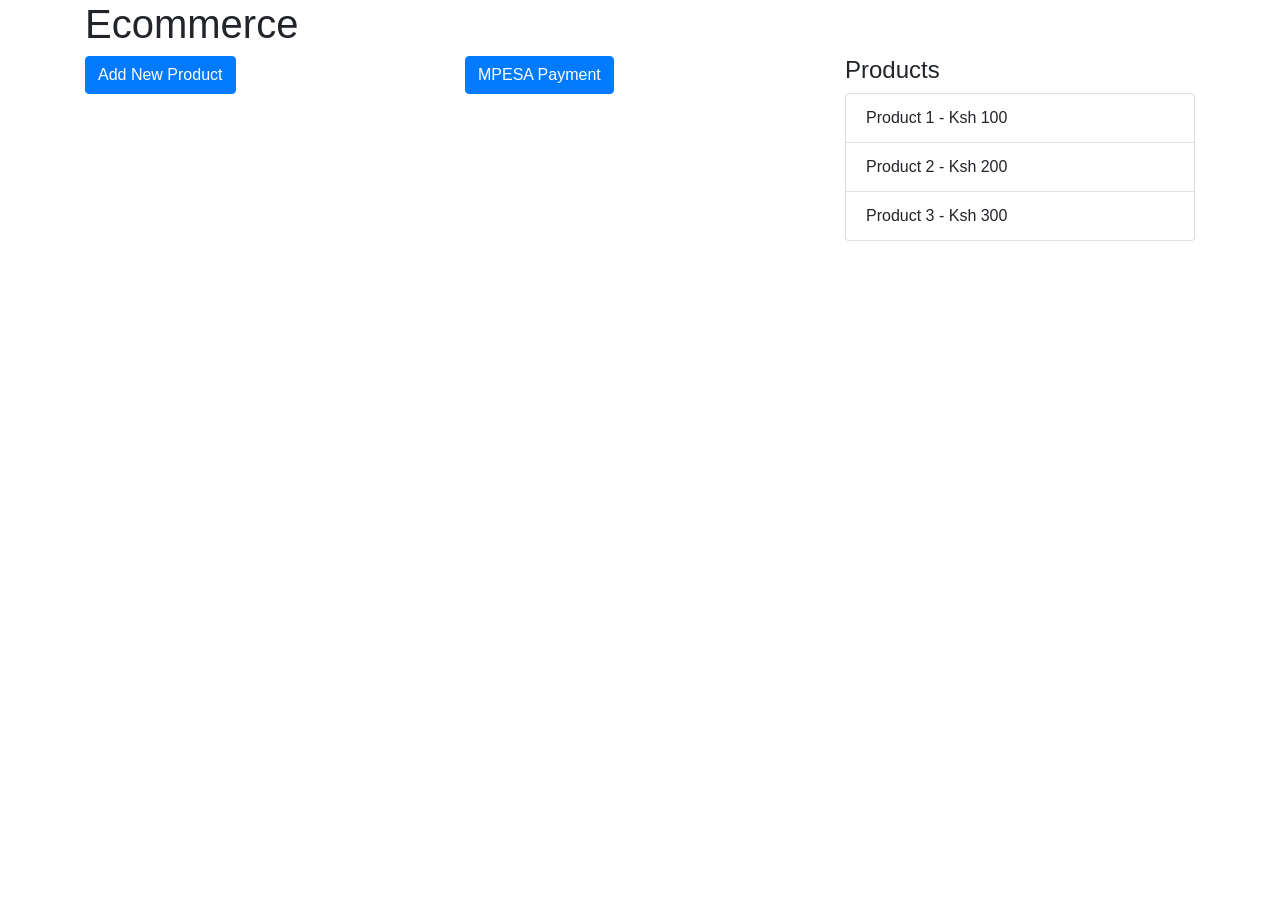
<file: own-model/index.html>
<!DOCTYPE html>
<html lang="en" dir="ltr">

<head>
    <meta charset="utf-8">
    <title>Ecommerce</title>
    <link rel="stylesheet" href="https://maxcdn.bootstrapcdn.com/bootstrap/4.0.0/css/bootstrap.min.css"
        integrity="sha384-Gn5384xqQ1aoWXA+058RXPxPg6fy4IWvTNh0E263XmFcJlSAwiGgFAW/dAiS6JXm" crossorigin="anonymous">
</head>

<body>

    <div class="container">
        <div class="row">
            <div class="col-sm-12">
                <h1>Ecommerce</h1>
            </div>
        </div>
        <div class="row">
            <div class="col-sm-4">
                <button type="button" class="btn btn-primary" data-toggle="modal" data-target="#addProductModal">
                    Add New Product
                </button>

                <!-- Modal -->
                <div class="modal fade" id="addProductModal" tabindex="-1" role="dialog"
                    aria-labelledby="addProductModalLabel" aria-hidden="true">
                    <div class="modal-dialog" role="document">
                        <div class="modal-content">
                            <div class="modal-header">
                                <h5 class="modal-title" id="addProductModalLabel">Add New Product</h5>
                                <button type="button" class="close" data-dismiss="modal" aria-label="Close">
                                    <span aria-hidden="true">&times;</span>
                                </button>
                            </div>
                            <div class="modal-body">
                                <form>
                                    <div class="form-group">
                                        <label for="name">Name</label>
                                        <input type="text" class="form-control" id="name" aria-describedby="nameHelp"
                                            placeholder="Enter name">
                                        <small id="nameHelp" class="form-text text-muted">This is the product's
                                            name</small>
                                    </div>
                                    <div class="form-group">
                                        <label for="price">Price</label>
                                        <input type="number" class="form-control" id="price" aria-describedby="priceHelp"
                                            placeholder="Enter price">
                                        <small id="priceHelp" class="form-text text-muted">This is the product's
                                            price</small>
                                    </div>
                                    <div class="form-group">
                                        <label for="description">Description</label>
                                        <textarea class="form-control" id="description" rows="3"></textarea>
                                    </div>
                                </form>
                            </div>
                            <div class="modal-footer">
                                <button type="button" class="btn btn-secondary" data-dismiss="modal">Close</button>
                                <button type="button" class="btn btn-primary">Save changes</button>
                            </div>
                        </div>
                    </div>
                </div>
            </div>
            <div class="col-sm-4">
                <!-- Button trigger modal -->
                <button type="button" class="btn btn-primary" data-toggle="modal" data-target="#mpesaModal">
                    MPESA Payment
                </button>

                <!-- Modal -->
                <div class="modal fade" id="mpesaModal" tabindex="-1" role="dialog" aria-labelledby="mpesaModalLabel"
                    aria-hidden="true">
                    <div class="modal-dialog" role="document">
                        <div class="modal-content">
                            <div class="modal-header">
                                <h5 class="modal-title" id="mpesaModalLabel">MPESA Payment</h5>
                                <button type="button" class="close" data-dismiss="modal" aria-label="Close">
                                    <span aria-hidden="true">&times;</span>
                                </button>
                            </div>
                            <div class="modal-body">
                                <form>
                                    <div class="form-group">
                                        <label for="amount">Amount</label>
                                        <input type="number" class="form-control" id="amount" placeholder="Enter amount">
                                    </div>
                                    <div class="form-group">
                                        <label for="phone">Phone Number</label>
                                        <input type="number" class="form-control" id="phone" placeholder="Enter phone number">
                                    </div>
                                    <button type="button" class="btn btn-primary">Pay</button>
                                </form>
                            </div>
                            <div class="modal-footer">
                                <button type="button" class="btn btn-secondary" data-dismiss="modal">Close</button>
                                <button type="button" class="btn btn-primary">Confirm Payment</button>
                            </div>
                        </div>
                    </div>
                </div>
            </div>
            <div class="col-sm-4">
                <h4>Products</h4>
                <ul class="list-group">
                    <li class="list-group-item">Product 1 - Ksh 100</li>
                    <li class="list-group-item">Product 2 - Ksh 200</li>
                    <li class="list-group-item">Product 3 - Ksh 300</li>
                </ul>
            </div>
        </div>
    </div>

    <script src="https://code.jquery.com/jquery-3.2.1.slim.min.js"
        integrity="sha384-KJ3o2DKtIkvYIK3UENzmM7KCkRr/rE9/Qpg6aAZGJwFDMVNA/GpGFF93hXpG5KkN"
        crossorigin="anonymous"></script>
    <script src="https://cdnjs.cloudflare.com/ajax/libs/popper.js/1.12.9/umd/popper.min.js"
        integrity="sha384-ApNbgh9B+Y1QKtv3Rn7W3mgPxhU9K/ScQsAP7hUibX39j7fakFPskvXusvfa0b4Q"
        crossorigin="anonymous"></script>
    <script src="https://maxcdn.bootstrapcdn.com/bootstrap/4.0.0/js/bootstrap.min.js"
        integrity="sha384-JZR6Spejh4U02d8jOt6vLEHfe/JQGiRRSQQxSfFWpi1MquVdAyjUar5+76PVCmYl"
        crossorigin="anonymous"></script>
</body>

</html>
</file>
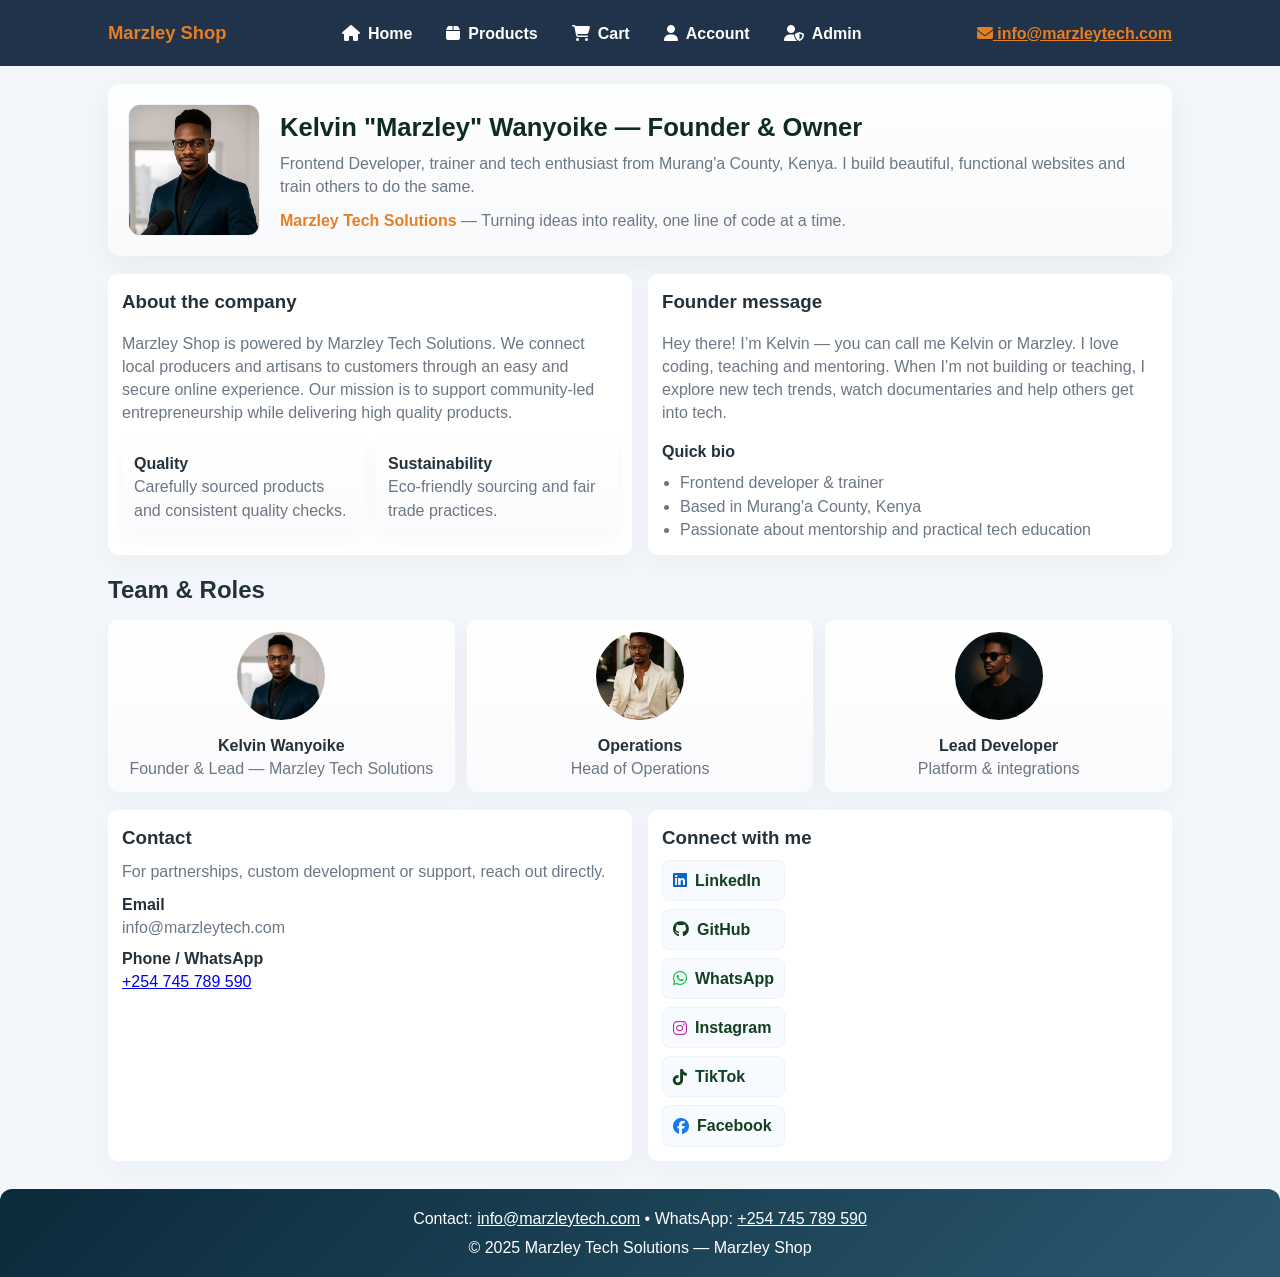
<file: about us.html>
<!DOCTYPE html>
<html lang="en">
<head>
  <meta charset="utf-8" />
  <meta name="viewport" content="width=device-width,initial-scale=1" />
  <title>About — Marzley Shop / Marzley Tech Solutions</title>
  <link rel="stylesheet" href="https://cdnjs.cloudflare.com/ajax/libs/font-awesome/6.4.2/css/all.min.css">

  <style>
    :root{
      --bg:#f3f7fb;
      --card:#ffffff;
      --nav:#21334a;
      --accent:#e67e22;
      --muted:#6b7785;
      --success:#34a853;
      --glass:rgba(255,255,255,0.7);
    }
    *{box-sizing:border-box}
    body{margin:0;font-family:Inter,Roboto,Arial,sans-serif;background:var(--bg);color:#24313a;-webkit-font-smoothing:antialiased;line-height:1.45}
    .container{max-width:1100px;margin:0 auto;padding:0 18px}

    /* header / nav */
    header{background:var(--nav);color:#fff;position:sticky;top:0;z-index:1200}
    nav{display:flex;align-items:center;justify-content:space-between;gap:12px;padding:.85rem 0}
    .brand{display:flex;align-items:center;gap:12px}
    .logo{font-weight:800;color:var(--accent);font-size:1.15rem}
    .nav-links{display:flex;gap:14px;align-items:center;margin:0;padding:0;list-style:none}
    .nav-links a{color:#fff;text-decoration:none;font-weight:600;padding:8px 10px;border-radius:8px;display:inline-flex;gap:8px;align-items:center}
    .nav-actions{display:flex;gap:10px;align-items:center}
    .nav-toggle{display:none;background:transparent;border:0;color:#fff;font-size:1.1rem;padding:6px;cursor:pointer}

    @media(max-width:900px){
      .nav-links{position:absolute;left:12px;right:12px;top:64px;background:var(--nav);flex-direction:column;padding:12px;gap:8px;border-radius:8px;display:none}
      .nav-links.show{display:flex}
      .nav-toggle{display:inline-block}
    }

    /* page layout */
    main{padding:26px 0 80px}
    .hero{
      background:linear-gradient(180deg, rgba(255,255,255,0.9), rgba(250,250,252,0.9));
      border-radius:12px;padding:20px;box-shadow:0 8px 30px rgba(20,40,60,0.06);
      display:flex;gap:20px;align-items:center;flex-wrap:wrap;margin:18px 0;
      transform:translateY(0); overflow:hidden;
    }
    .hero .lead{flex:1;min-width:260px}
    .hero h1{margin:0 0 6px;font-size:1.6rem;color:#0f2b22}
    .hero p{margin:0;color:var(--muted)}

    .founder-photo{width:132px;height:132px;border-radius:12px;overflow:hidden;border:1px solid #eef4fb;flex:0 0 132px}
    .founder-photo img{width:100%;height:100%;object-fit:cover;display:block}

    /* sections & cards */
    .grid{display:grid;grid-template-columns:repeat(2,1fr);gap:16px;margin-top:14px}
    .card{background:var(--card);padding:14px;border-radius:10px;box-shadow:0 8px 30px rgba(20,40,60,0.04)}
    .card h3{margin:0 0 8px}
    .muted{color:var(--muted)}

    .values{display:flex;gap:12px;flex-wrap:wrap}
    .value{flex:1;min-width:160px;padding:12px;border-radius:10px;background:linear-gradient(180deg,#fff,#fbfbfd);box-shadow:0 6px 18px rgba(20,40,60,0.04)}

    .team{display:flex;gap:12px;flex-wrap:wrap}
    .team-member{flex:1;min-width:160px;padding:12px;border-radius:10px;background:linear-gradient(180deg,#fff,#fbfbfd);text-align:center}
    .team-member img{width:88px;height:88px;border-radius:50%;object-fit:cover;margin-bottom:8px}

    .contact{display:flex;gap:12px;flex-wrap:wrap;align-items:center}
    .contact .links{display:flex;flex-direction:column;gap:8px}
    .contact a{display:inline-flex;gap:8px;align-items:center;padding:8px 10px;border-radius:8px;background:#f7fbff;color:#133f1e;text-decoration:none;border:1px solid rgba(19,63,33,0.04);font-weight:700}

    footer{padding:18px 0;text-align:center;color:#fff;background:linear-gradient(135deg,#0b2a3a 0,#2b5870 100%);margin-top:28px;border-top-left-radius:12px;border-top-right-radius:12px}

    /* confirmatory / small utilities */
    .accent{color:var(--accent);font-weight:700}

    /* animations */
    .reveal{opacity:0; transform:translateY(10px);transition:opacity .5s ease, transform .55s cubic-bezier(.2,.9,.2,1)}
    .reveal.in-view{opacity:1; transform:translateY(0)}
    .fade{opacity:0;transition:opacity .6s ease}
    .fade.in-view{opacity:1}

    /* responsive */
    @media(max-width:880px){
      .grid{grid-template-columns:1fr}
      .hero{padding:16px}
      .founder-photo{width:110px;height:110px}
    }
  </style>
</head>
<body>
  <header>
    <div class="container">
      <nav>
        <div class="brand">
          <button class="nav-toggle" aria-label="Toggle menu"><i class="fas fa-bars"></i></button>
          <div class="logo">Marzley Shop</div>
        </div>

        <ul class="nav-links" role="menu" aria-label="Main navigation">
          <li><a href="home.html"><i class="fas fa-home"></i> Home</a></li>
          <li><a href="product.html"><i class="fas fa-box"></i> Products</a></li>
          <li><a href="add to cart.html"><i class="fas fa-shopping-cart"></i> Cart</a></li>
          <li><a href="index.php"><i class="fas fa-user"></i> Account</a></li>
          <li><a href="admin.html"><i class="fas fa-user-shield"></i> Admin</a></li>
        </ul>

        <div class="nav-actions">
          <a class="accent" href="mailto:info@marzleytech.com"><i class="fas fa-envelope"></i> info@marzleytech.com</a>
        </div>
      </nav>
    </div>
  </header>

  <main class="container">
    <!-- hero / founder -->
    <section class="hero reveal" id="hero">
      <div class="founder-photo">
        <img src="gallery/sir spker1.png" alt="Kelvin Wanyoike — Marzley Tech Solutions">
      </div>

      <div class="lead">
        <h1>Kelvin "Marzley" Wanyoike — Founder & Owner</h1>
        <p class="muted">Frontend Developer, trainer and tech enthusiast from Murang'a County, Kenya. I build beautiful, functional websites and train others to do the same.</p>
        <p style="margin-top:10px"><span class="accent">Marzley Tech Solutions</span> — Turning ideas into reality, one line of code at a time.</p>
      </div>
    </section>

    <!-- two-column overview -->
    <div class="grid" aria-hidden="false">
      <div class="card reveal">
        <h3>About the company</h3>
        <p class="muted">Marzley Shop is powered by Marzley Tech Solutions. We connect local producers and artisans to customers through an easy and secure online experience. Our mission is to support community-led entrepreneurship while delivering high quality products.</p>

        <div style="margin-top:12px" class="values">
          <div class="value">
            <strong>Quality</strong>
            <div class="muted">Carefully sourced products and consistent quality checks.</div>
          </div>
          <div class="value">
            <strong>Sustainability</strong>
            <div class="muted">Eco-friendly sourcing and fair trade practices.</div>
          </div>
        </div>
      </div>

      <div class="card reveal">
        <h3>Founder message</h3>
        <p class="muted">Hey there! I’m Kelvin — you can call me Kelvin or Marzley. I love coding, teaching and mentoring. When I’m not building or teaching, I explore new tech trends, watch documentaries and help others get into tech.</p>

        <div style="margin-top:12px">
          <div><strong>Quick bio</strong></div>
          <ul class="muted" style="margin:8px 0 0;padding-left:18px">
            <li>Frontend developer & trainer</li>
            <li>Based in Murang'a County, Kenya</li>
            <li>Passionate about mentorship and practical tech education</li>
          </ul>
        </div>
      </div>
    </div>

    <!-- team -->
    <section style="margin-top:18px" class="reveal">
      <h2 style="margin:0 0 12px">Team & Roles</h2>
      <div class="team">
        <div class="team-member card fade">
          <img src="gallery/sir spker1.png" alt="Kelvin Wanyoike">
          <div style="font-weight:700">Kelvin Wanyoike</div>
          <div class="muted">Founder & Lead — Marzley Tech Solutions</div>
        </div>

        <div class="team-member card fade">
          <img src="gallery/sir1.jpeg" alt="Operations">
          <div style="font-weight:700">Operations</div>
          <div class="muted">Head of Operations</div>
        </div>

        <div class="team-member card fade">
          <img src="gallery/WhatsApp Image 2025-09-19 at 2.51.32 PM.jpeg" alt="Lead Developer">
          <div style="font-weight:700">Lead Developer</div>
          <div class="muted">Platform & integrations</div>
        </div>
      </div>
    </section>

    <!-- contact & socials -->
    <section style="margin-top:18px">
      <div class="grid">
        <div class="card reveal">
          <h3>Contact</h3>
          <div class="muted">For partnerships, custom development or support, reach out directly.</div>
          <div style="margin-top:10px">
            <div><strong>Email</strong><div class="muted">info@marzleytech.com</div></div>
            <div style="margin-top:8px"><strong>Phone / WhatsApp</strong><div class="muted"><a href="https://wa.me/254745789590" target="_blank" rel="noopener">+254 745 789 590</a></div></div>
          </div>
        </div>

        <div class="card reveal">
          <h3>Connect with me</h3>
          <div class="contact">
            <div class="links">
              <a href="https://www.linkedin.com/in/kelvin-githeru-wanyoike" target="_blank" rel="noopener"><i class="fab fa-linkedin" style="color:#0b66c2"></i> LinkedIn</a>
              <a href="https://github.com/kelvinwanyoike" target="_blank" rel="noopener"><i class="fab fa-github"></i> GitHub</a>
              <a href="https://wa.me/254745789590" target="_blank" rel="noopener"><i class="fab fa-whatsapp" style="color:#0dbb3b"></i> WhatsApp</a>
              <a href="https://www.instagram.com/marzleytech" target="_blank" rel="noopener"><i class="fab fa-instagram" style="color:#c32aa3"></i> Instagram</a>
              <a href="https://www.tiktok.com/@marzleytech" target="_blank" rel="noopener"><i class="fab fa-tiktok"></i> TikTok</a>
              <a href="https://www.facebook.com/marzleytechsolutions" target="_blank" rel="noopener"><i class="fab fa-facebook" style="color:#1877f2"></i> Facebook</a>
            </div>
          </div>
        </div>
      </div>
    </section>
  </main>

  <footer>
    <div class="container">
      <div style="margin-bottom:6px">Contact: <a href="mailto:info@marzleytech.com" style="color:#fff;text-decoration:underline">info@marzleytech.com</a> • WhatsApp: <a href="https://wa.me/254745789590" style="color:#fff;text-decoration:underline">+254 745 789 590</a></div>
      <div>&copy; 2025 Marzley Tech Solutions — Marzley Shop</div>
    </div>
  </footer>

  <script>
    // nav toggle
    (function(){
      var toggle = document.querySelector('.nav-toggle');
      var links = document.querySelector('.nav-links');
      if (!toggle || !links) return;
      toggle.addEventListener('click', function(){ links.classList.toggle('show'); });
      window.addEventListener('resize', function(){ if (window.innerWidth > 900) links.classList.remove('show'); });
    })();

    // simple reveal on scroll
    (function(){
      var io = new IntersectionObserver(function(items){
        items.forEach(function(i){
          if (i.isIntersecting) {
            i.target.classList.add('in-view');
            // for fade elements, stagger
            if (i.target.classList.contains('team')) {
              Array.from(i.target.querySelectorAll('.fade')).forEach(function(el, idx){
                setTimeout(function(){ el.classList.add('in-view'); }, idx * 120);
              });
            }
            io.unobserve(i.target);
          }
        });
      }, {root:null,threshold:0.12});
      document.querySelectorAll('.reveal, .fade, .hero').forEach(function(el){ io.observe(el); });
    })();

    // small accessibility: keyboard close nav with Escape
    document.addEventListener('keydown', function(e){
      if (e.key === 'Escape') document.querySelectorAll('.nav-links').forEach(function(n){ n.classList.remove('show'); });
    });
  </script>
</body>
</html>
</file>
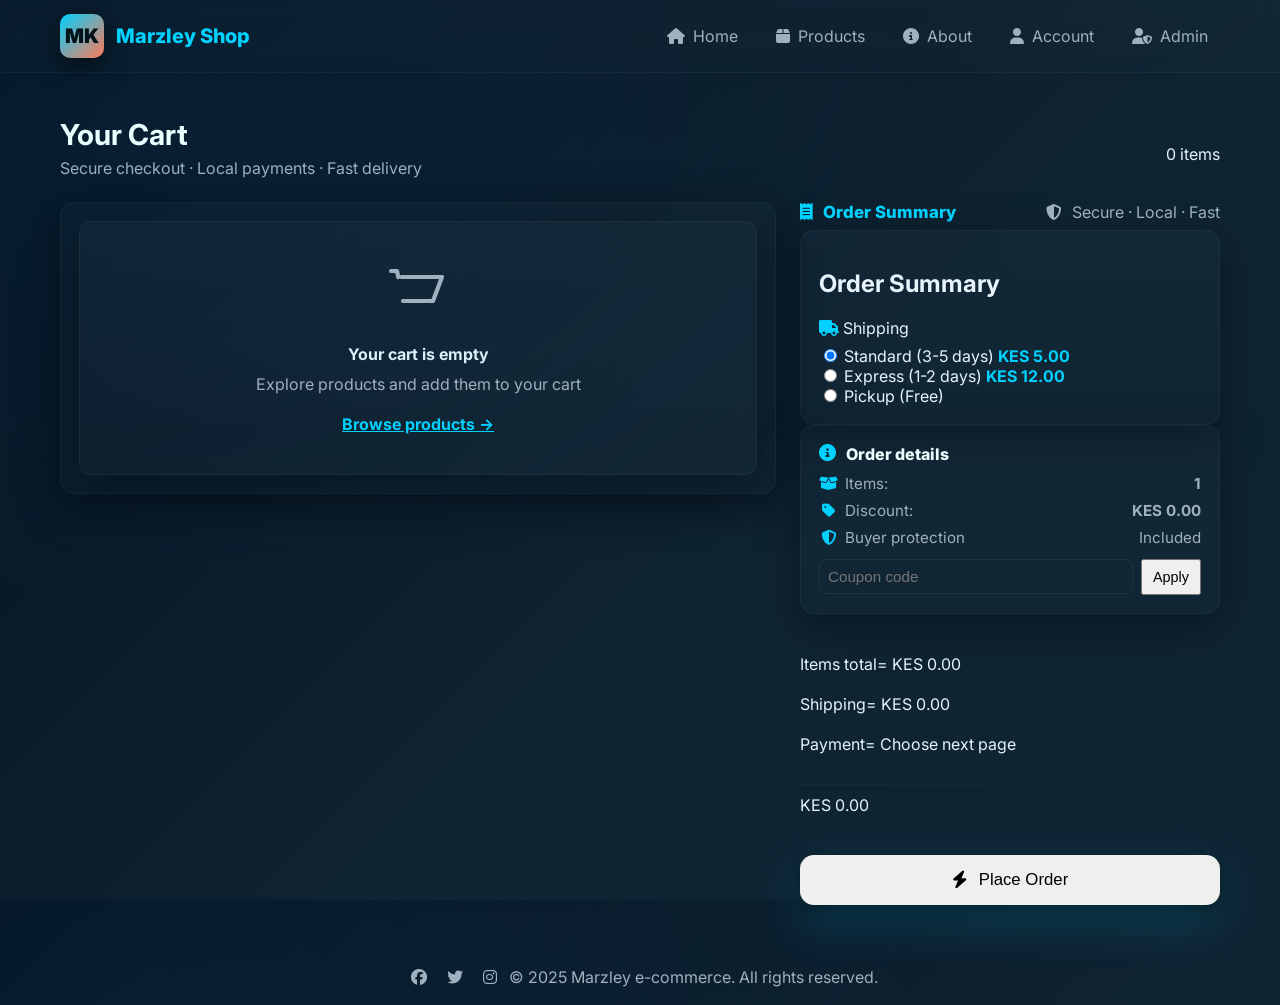
<file: add to cart.html>
<!DOCTYPE html>
<html lang="en">

<head>
    <meta charset="UTF-8" />
    <meta name="viewport" content="width=device-width, initial-scale=1.0" />
    <title>Shopping Cart - Marzley Shop</title>

    <link rel="stylesheet" href="https://cdnjs.cloudflare.com/ajax/libs/font-awesome/6.4.2/css/all.min.css">
    <link href="https://fonts.googleapis.com/css2?family=Inter:wght@400;600;800&display=swap" rel="stylesheet">

    <style>
        :root{
            --bg-1:#051021;
            --bg-2:#0f2433;
            --panel:rgba(255,255,255,0.03);
            --muted:#9fb0bf;
            --accent:#00d1ff;
            --accent-2:#ff7a59;
            --card-bg:linear-gradient(180deg, rgba(255,255,255,0.02), rgba(255,255,255,0.01));
            --glass:rgba(255,255,255,0.04);
            --radius:14px;
            --shadow:0 12px 40px rgba(3,12,20,0.55);
            --max:1200px;
        }
        *{box-sizing:border-box}
        html,body{height:100%}
        body{
            margin:0;font-family:Inter,system-ui,Roboto,Arial,sans-serif;
            background:
                radial-gradient(800px 500px at 10% 12%, rgba(0,209,255,0.06), transparent),
                linear-gradient(135deg,var(--bg-1) 0%, var(--bg-2) 60%);
            color:#e6f3fb;
            -webkit-font-smoothing:antialiased;
        }

        /* header */
        header{
            position:sticky;top:0;z-index:1200;
            backdrop-filter: blur(6px);
            background: linear-gradient(180deg, rgba(255,255,255,0.02), rgba(255,255,255,0.01));
            border-bottom:1px solid rgba(255,255,255,0.03);
        }
        nav{max-width:var(--max);margin:0 auto;display:flex;align-items:center;justify-content:space-between;padding:14px 20px}
        .logo{display:flex;align-items:center;gap:12px;font-weight:800;color:var(--accent);font-size:1.25rem}
        .logo .emblem{width:44px;height:44px;border-radius:10px;background:linear-gradient(135deg,var(--accent),var(--accent-2));display:grid;place-items:center;color:#02131a;font-weight:900;box-shadow:0 8px 26px rgba(0,0,0,0.6)}

        .nav-links{display:flex;gap:14px;list-style:none;margin:0;padding:0;align-items:center}
        .nav-links a{color:var(--muted);text-decoration:none;padding:8px 12px;border-radius:10px;display:inline-flex;gap:8px;align-items:center;transition:.16s ease}
        .nav-links a:hover{color:#fff;transform:translateY(-3px);text-shadow:0 8px 30px rgba(0,0,0,0.6)}

        .container{max-width:var(--max);margin:2.75rem auto;padding:0 20px;min-height:60vh}

        /* cart card */
        .cart-section{
            background:transparent;border-radius:16px;padding:0;
            display:block;
        }
        .panel-wrap{
            display:grid;grid-template-columns:1fr 420px;gap:24px;align-items:start;
        }
        @media(max-width:980px){ .panel-wrap{grid-template-columns:1fr} }

        .panel{
            background:var(--card-bg);border-radius:var(--radius);padding:18px;box-shadow:var(--shadow);border:1px solid var(--glass);
        }

        h1{margin:0 0 6px;font-size:1.8rem;color:#eaffff}
        .subtitle{color:var(--muted);margin-bottom:12px}

        /* cart list */
        .cart-list{display:grid;gap:12px}
        .cart-row{
            display:grid;grid-template-columns:84px 1fr 120px 110px;gap:12px;align-items:center;
            padding:10px;border-radius:12px;background:linear-gradient(180deg, rgba(255,255,255,0.01), rgba(255,255,255,0.0));
            transition:transform .22s ease, box-shadow .22s ease, opacity .28s ease;
            border:1px solid rgba(255,255,255,0.03);
        }
        .cart-row.enter{animation:cardIn .36s cubic-bezier(.2,.9,.2,1)}
        @keyframes cardIn{from{opacity:0;transform:translateY(8px) scale(.995)}to{opacity:1;transform:none}}
        .cart-row.exit{opacity:0;transform:translateX(-14px) scale(.98);transition:all .32s ease}

        .cart-img{width:84px;height:84px;object-fit:cover;border-radius:10px;box-shadow:0 10px 30px rgba(0,0,0,0.5)}
        .product-title{font-weight:800;color:#eaffff;margin-bottom:6px}
        .product-meta{font-size:.92rem;color:var(--muted)}

        .qty-controls{display:flex;align-items:center;gap:8px}
        .qty-controls button{background:transparent;border:1px solid rgba(255,255,255,0.06);color:var(--muted);padding:6px 8px;border-radius:8px;cursor:pointer;transition:all .12s}
        .qty-controls button:hover{color:#fff;border-color:rgba(0,209,255,0.18);transform:translateY(-3px)}
        .remove-btn{background:transparent;border:1px solid rgba(255,255,255,0.06);color:#ff8787;padding:8px 10px;border-radius:9px;cursor:pointer}

        .empty{
            display:flex;flex-direction:column;align-items:center;justify-content:center;gap:10px;padding:40px 16px;color:var(--muted);
            border-radius:12px;animation:float 5s ease-in-out infinite;
        }
        @keyframes float{0%{transform:translateY(0)}50%{transform:translateY(-6px)}100%{transform:translateY(0)}

        /* summary aside */
        .summary{position:sticky;top:86px;display:flex;flex-direction:column;gap:14px}
        .summary .mini{background:linear-gradient(180deg,rgba(255,255,255,0.02),transparent);padding:14px;border-radius:12px;border:1px solid rgba(255,255,255,0.04)}
        .summary h2{margin:0;color:var(--accent)}
        .summary .line{display:flex;justify-content:space-between;align-items:center;color:var(--muted);padding:6px 0;font-weight:700}
        .grand{font-size:1.4rem;font-weight:900;color:var(--accent);text-align:right}

        .place-btn{
            display:inline-flex;gap:10px;align-items:center;justify-content:center;background:linear-gradient(90deg,var(--accent),var(--accent-2));
            color:#02131a;border:none;padding:12px;border-radius:12px;font-weight:900;width:100%;cursor:pointer;box-shadow:0 12px 36px rgba(0,0,0,0.6);
            transition:transform .18s ease,box-shadow .18s ease;will-change:transform;
        }
        .place-btn:hover{transform:translateY(-4px)}
        .place-btn.busy{opacity:.8;transform:scale(.995)}

        .small{font-size:.92rem;color:var(--muted)}

        /* toast */
        .toast{position:fixed;right:18px;bottom:18px;background:#0f2433;color:#eaffff;padding:12px 16px;border-radius:10px;box-shadow:0 12px 30px rgba(0,0,0,0.6);display:none;z-index:2200}
        .toast.show{display:block;animation:toastIn .32s ease}
        @keyframes toastIn{from{transform:translateY(6px);opacity:0}to{transform:none;opacity:1}}

        /* responsive */
        @media(max-width:700px){
            .cart-row{grid-template-columns:72px 1fr 88px 84px}
            .summary{position:static}
        }
    </style>
</head>

<body>
    <header>
        <nav>
            <div class="logo"><div class="emblem">MK</div> Marzley Shop</div>
            <ul class="nav-links" role="navigation" aria-label="Main navigation">
                <li><a href="home.html"><i class="fas fa-home"></i> Home</a></li>
                <li><a href="product.html"><i class="fas fa-box"></i> Products</a></li>
                <li><a href="about us.html"><i class="fas fa-info-circle"></i> About</a></li>
                <li><a href="index.php"><i class="fas fa-user"></i> Account</a></li>
                <li><a href="admin.html"><i class="fas fa-user-shield"></i> Admin</a></li>
            </ul>
        </nav>
    </header>

    <main class="container">
        <section class="cart-section">
            <div style="display:flex;justify-content:space-between;align-items:center;margin-bottom:12px">
                <div>
                    <h1>Your Cart</h1>
                    <div class="subtitle small">Secure checkout · Local payments · Fast delivery</div>
                </div>
                <div id="cart-count" class="small">0 items</div>
            </div>

            <div class="panel-wrap">
                <section class="panel" aria-labelledby="cartTitle">
                    <h2 id="cartTitle" style="display:none">Cart items</h2>
                    <div id="cart-container" class="cart-list" aria-live="polite"></div>
                </section>

				<aside class="summary" role="complementary" aria-labelledby="summaryTitle" style="font-family:Inter,system-ui,Roboto,Arial,sans-serif;gap:18px">
					<div style="display:flex;align-items:center;gap:12px;width:100%">
						<h2 id="summaryTitle" style="margin:0;color:var(--accent);font-size:1.05rem;display:flex;align-items:center;gap:10px;font-weight:800">
							<i class="fas fa-receipt" aria-hidden="true" style="color:var(--accent)"></i>
							Order Summary
						</h2>
						<div class="small" style="color:var(--muted);margin-left:auto;display:flex;align-items:center;gap:10px">
							<i class="fas fa-shield-alt" style="color:var(--muted)"></i>
							Secure · Local · Fast
						</div>
					</div>
					<div style="height:8px"></div>
                    <div class="mini panel">
                        <h2>Order Summary</h2>
                        <div id="order-summary" class="small" style="margin-top:6px"></div>

                        <div style="margin-top:12px" class="small">
                            <div style="margin-bottom:8px"><i class="fas fa-truck" style="color:var(--accent)"></i> Shipping</div>
                            <label class="small"><input type="radio" name="shipping" value="Standard" checked> Standard (3-5 days) <strong style="color:var(--accent)">KES 5.00</strong></label><br>
                            <label class="small"><input type="radio" name="shipping" value="Express"> Express (1-2 days) <strong style="color:var(--accent)">KES 12.00</strong></label><br>
                            <label class="small"><input type="radio" name="shipping" value="Pickup"> Pickup (Free)</label>
                        </div>
                    </div>

					<div class="mini panel" style="font-family:Inter,system-ui,Roboto,Arial,sans-serif;font-size:0.95rem;animation:cardIn .36s cubic-bezier(.2,.9,.2,1);">
						<div style="display:flex;align-items:center;gap:10px">
							<i class="fas fa-info-circle" aria-hidden="true" style="color:var(--accent);font-size:1.05rem;animation:float 4s ease-in-out infinite"></i>
							<div style="font-weight:800;color:#eaffff;font-size:1rem">Order details</div>
						</div>

						<div style="margin-top:10px;color:var(--muted);display:flex;flex-direction:column;gap:8px;font-size:0.95rem">
							<div style="display:flex;align-items:center;gap:8px">
								<i class="fas fa-box-open" style="color:var(--accent);width:18px;text-align:center"></i>
								<span>Items:</span><strong id="summary-items-count" style="margin-left:auto">0</strong>
							</div>

							<div style="display:flex;align-items:center;gap:8px">
								<i class="fas fa-tag" style="color:var(--accent);width:18px;text-align:center"></i>
								<span>Discount:</span><strong id="summary-discount" style="margin-left:auto">KES 0.00</strong>
							</div>

							<div style="display:flex;align-items:center;gap:8px">
								<i class="fas fa-shield-alt" style="color:var(--accent);width:18px;text-align:center"></i>
								<span>Buyer protection</span><span style="margin-left:auto;color:var(--muted)">Included</span>
							</div>
						</div>

						<div style="margin-top:12px;display:flex;gap:8px;align-items:center">
							<input id="coupon" placeholder="Coupon code" style="flex:1;padding:8px;border-radius:8px;border:1px solid rgba(255,255,255,0.06);background:transparent;color:inherit;font-size:0.95rem">
							<button id="apply-coupon" class="place-btn" style="padding:8px 10px;font-size:0.9rem">Apply</button>
						</div>
					</div>

					<script>
						(function(){
							// Defer until core functions are available
							function whenReady(cb){
								const i = setInterval(()=>{
									if (window.readCart && window.updateSummary && window.showToast){
										clearInterval(i); cb();
									}
								}, 50);
							}

							whenReady(function(){
								const countEl = document.getElementById('summary-items-count');
								const container = document.getElementById('cart-container');

								function syncCount(){
									countEl.textContent = container.children.length;
								}
								// initial sync
								syncCount();

								// observe cart changes to animate/update count
								const mo = new MutationObserver(()=> {
									// subtle pulse animation on change
									countEl.style.transition = 'transform .28s cubic-bezier(.2,.9,.2,1)';
									countEl.style.transform = 'scale(1.06)';
									setTimeout(()=> countEl.style.transform = '', 260);
									syncCount();
								});
								mo.observe(container, { childList: true });

								// coupon handling with small animation
								document.getElementById('apply-coupon').addEventListener('click', function(){
									const code = document.getElementById('coupon').value.trim();
									if (!code){ showToast('Enter a coupon code'); return; }
									const btn = this;
									btn.classList.add('busy');
									setTimeout(()=>{
										btn.classList.remove('busy');
										document.getElementById('summary-discount').textContent = 'KES 5.00';
										showToast('Coupon applied');
										updateSummary();
									}, 800);
								});
							});
						})();
					</script>
                        <br><br><div class="line"><span>Items total= </span><span id="items-total">KES 0.00</span></div><br>
                        <div class="line"><span>Shipping= </span><span id="shipping-cost">KES 0.00</span></div><br>
                        <div class="line"><span>Payment= </span><span id="payment-method">Choose next page</span></div><br>
                        <div style="height:1px;background:linear-gradient(90deg, rgba(255,255,255,0.03), rgba(255,255,255,0.01)); margin:10px 0; border-radius:2px"></div>
                        <div class="grand" id="grand-total">KES 0.00</div><br><br>
						<button id="place-order-btn" class="place-btn" aria-label="Place order" title="Place your order"
							style="width:100%;display:inline-flex;justify-content:center;align-items:center;gap:12px;
								   padding:14px 16px;font-size:1.05rem;border-radius:14px;
								   box-shadow:0 18px 48px rgba(0,209,255,0.18), 0 6px 14px rgba(0,0,0,0.45);
								   border:1px solid rgba(255,255,255,0.06);">
							<i class="fas fa-bolt" aria-hidden="true" style="font-size:1.1rem"></i>
							Place Order
						</button>
                    </div>
                </aside>
            </div>
        </section>
    </main>

    <footer style="text-align:center;padding:18px 0;color:var(--muted)">
        <div style="max-width:var(--max);margin:0 auto">
            <a href="#" style="margin:0 .5rem;color:var(--muted)"><i class="fab fa-facebook"></i></a>
            <a href="#" style="margin:0 .5rem;color:var(--muted)"><i class="fab fa-twitter"></i></a>
            <a href="#" style="margin:0 .5rem;color:var(--muted)"><i class="fab fa-instagram"></i></a>
            &copy; 2025 Marzley e-commerce. All rights reserved.
        </div>
    </footer>

    <div id="toast" class="toast" role="status" aria-live="polite"></div>

    <script>
        /* Utilities */
        const fmt = n => Number(n||0).toFixed(2);
        function readCart(){ try{ return JSON.parse(localStorage.getItem('cart')||'[]') }catch(e){ return [] } }
        function writeCart(c){ localStorage.setItem('cart', JSON.stringify(c)) }

        function showToast(msg, t = 2200){
            const el = document.getElementById('toast');
            el.textContent = msg; el.classList.add('show');
            clearTimeout(el._t); el._t = setTimeout(()=> el.classList.remove('show'), t);
        }

        /* Animate numbers */
        function animateNumber(el, from, to, ms=420){
            from = Number(from)||0; to = Number(to)||0;
            const start = performance.now();
            function step(now){
                const t = Math.min(1,(now-start)/ms);
                el.textContent = 'KES ' + (from + (to-from)*t).toFixed(2);
                if (t < 1) requestAnimationFrame(step);
            }
            requestAnimationFrame(step);
        }

        /* Render cart with animations */
        function renderCart(){
            const cart = readCart();
            const container = document.getElementById('cart-container');
            const count = document.getElementById('cart-count');
            const orderSummary = document.getElementById('order-summary');

            if (!cart.length){
                container.innerHTML = `
                    <div class="empty panel">
                        <svg width="72" height="72" viewBox="0 0 24 24" fill="none" aria-hidden="true"><path d="M3 3h2l.4 2M7 13h10l3-8H6.4" stroke="#9fb0bf" stroke-width="1.4" stroke-linecap="round" stroke-linejoin="round"/></svg>
                        <div style="font-weight:700;color:#d7f1fb">Your cart is empty</div>
                        <div class="small">Explore products and add them to your cart</div>
                        <div style="margin-top:10px"><a href="product.html" style="color:var(--accent);font-weight:700">Browse products →</a></div>
                    </div>`;
                orderSummary.innerHTML = '';
                document.getElementById('items-total').textContent = 'KES 0.00';
                document.getElementById('grand-total').textContent = 'KES 0.00';
                document.getElementById('cart-count').textContent = '0 items';
                return;
            }

            count.textContent = cart.length + (cart.length === 1 ? ' item' : ' items');

            const wrapper = document.createDocumentFragment();
            cart.forEach((item, idx) => {
                const row = document.createElement('div');
                row.className = 'cart-row enter';
                row.dataset.idx = idx;
                row.innerHTML = `
                    <img class="cart-img" src="${item.img || 'https://via.placeholder.com/120'}" alt="${item.name}">
                    <div>
                        <div class="product-title">${escapeHtml(item.name)}</div>
                        <div class="product-meta small">KES ${fmt(item.price)} · <span class="small">${escapeHtml(item.description || 'Local product')}</span></div>
                    </div>
                    <div style="text-align:center">
                        <div class="qty-controls" role="group" aria-label="Quantity controls">
                            <button class="dec" title="Decrease">−</button>
                            <div style="min-width:32px;text-align:center;font-weight:800">${item.quantity}</div>
                            <button class="inc" title="Increase">+</button>
                        </div>
                    </div>
                    <div style="text-align:right">
                        <div style="font-weight:800">KES ${fmt(item.price * item.quantity)}</div>
                        <div style="margin-top:8px"><button class="remove-btn" data-idx="${idx}" title="Remove item"><i class="fas fa-trash"></i></button></div>
                    </div>
                `;
                wrapper.appendChild(row);
            });

            container.innerHTML = '';
            container.appendChild(wrapper);

            // attach handlers and subtle entry removal delay
            setTimeout(()=> {
                document.querySelectorAll('.cart-row .dec').forEach(btn=>{
                    btn.addEventListener('click', e=>{
                        const idx = +btn.closest('.cart-row').dataset.idx; changeQty(idx, -1);
                    });
                });
                document.querySelectorAll('.cart-row .inc').forEach(btn=>{
                    btn.addEventListener('click', e=>{
                        const idx = +btn.closest('.cart-row').dataset.idx; changeQty(idx, +1);
                    });
                });
                document.querySelectorAll('.remove-btn').forEach(btn=>{
                    btn.addEventListener('click', e=>{
                        const idx = +btn.dataset.idx; removeItem(idx);
                    });
                });
            }, 60);

            // render summary
            updateSummary();
        }

        function escapeHtml(s){ return String(s||'').replace(/[&<>"']/g, c=>({'&':'&amp;','<':'&lt;','>':'&gt;','"':'&quot;',"'":'&#39;'}[c])); }

        function changeQty(idx, delta){
            const cart = readCart();
            if (!cart[idx]) return;
            cart[idx].quantity = Math.max(1, (cart[idx].quantity||1) + delta);
            writeCart(cart);
            renderCart();
            showToast('Quantity updated');
        }

        function removeItem(idx){
            const cart = readCart();
            if (!cart[idx]) return;
            const row = document.querySelector(`.cart-row[data-idx="${idx}"]`);
            if (row){
                row.classList.add('exit');
            }
            setTimeout(()=>{
                cart.splice(idx,1); writeCart(cart); renderCart(); showToast('Item removed');
            }, 320);
        }

        function computeTotals(){
            const cart = readCart();
            let total = 0;
            cart.forEach(i => total += (Number(i.price) || 0) * (Number(i.quantity) || 0));
            const ship = document.querySelector('input[name="shipping"]:checked');
            const shippingCost = ship ? (ship.value === 'Express' ? 12 : ship.value === 'Standard' ? 5 : 0) : 5;
            const payment = document.querySelector('input[name="payment"]:checked');
            const paymentMethod = payment ? payment.value : 'Credit Card';
            return { total, shippingCost, paymentMethod };
        }

        function updateSummary(){
            const { total, shippingCost, paymentMethod } = computeTotals();
            const itemsEl = document.getElementById('items-total');
            const grandEl = document.getElementById('grand-total');
            animateNumber(itemsEl, parseFloat(itemsEl.textContent.replace('KES ','')||0), total, 360);
            animateNumber(grandEl, parseFloat(grandEl.textContent.replace('KES ','')||0), total + shippingCost, 360);
            document.getElementById('shipping-cost').textContent = 'KES ' + fmt(shippingCost);
            document.getElementById('payment-method').textContent = paymentMethod;
            document.getElementById('order-summary').innerHTML = `<div class="small">Items: <strong>${readCart().length}</strong> · Shipping: <strong>$${fmt(shippingCost)}</strong> · Payment: <strong>${escapeHtml(paymentMethod)}</strong></div>`;
        }

        /* place order */
        document.getElementById('place-order-btn').addEventListener('click', function(){
            const cart = readCart();
            if (!cart.length){ showToast('Your cart is empty.'); return; }
            const btn = this; btn.classList.add('busy'); btn.disabled = true;
            setTimeout(()=>{ btn.classList.remove('busy'); btn.disabled = false; }, 1600);
            const amount = computeTotals().total + computeTotals().shippingCost;
            showToast('Redirecting to payment…');
            setTimeout(()=> { window.location.href = 'mpesa.php?amount=' + encodeURIComponent(amount.toFixed(2)); }, 700);
        });

        /* form listeners to recalc summary */
        document.querySelectorAll('input[name="shipping"], input[name="payment"]').forEach(el=>{
            el.addEventListener('change', updateSummary);
        });

        /* initial render */
        renderCart();

        /* dev helper to add demo items quickly */
        window.__addDemoItem = function(){
            const cart = readCart();
            cart.push({ name: 'Sample product ' + (cart.length+1), price: (Math.random()*120+20).toFixed(2), quantity: 1, img:'https://images.unsplash.com/photo-1519125323398-675f0ddb6308?auto=format&fit=crop&w=600&q=60', description:'From Marzley' });
            writeCart(cart); renderCart(); showToast('Demo item added');
        };
    </script>
</body>

</html>
</file>
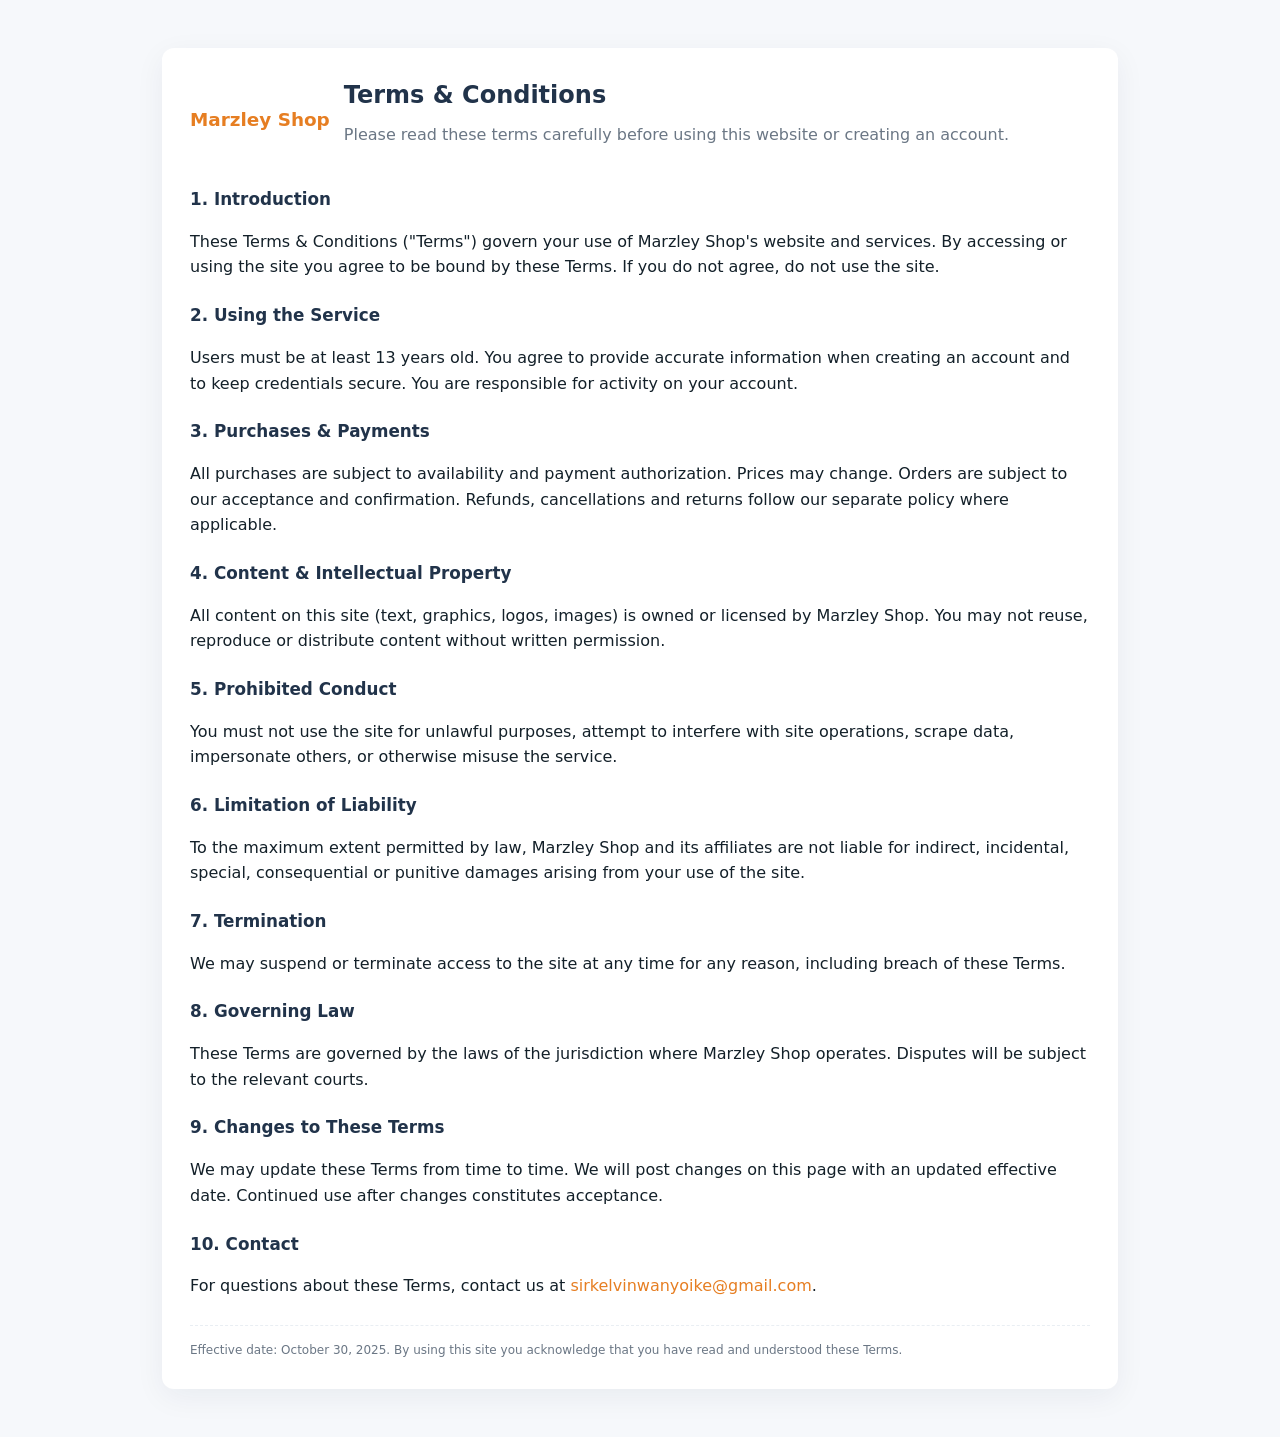
<file: conditions.html>
<!doctype html>
<html lang="en">
<head>
  <meta charset="utf-8">
  <meta name="viewport" content="width=device-width,initial-scale=1">
  <title>Terms & Conditions — Marzley Shop</title>
  <style>
    :root{--brand:#21334a;--accent:#e67e22;--muted:#6b7785;--card:#fff;--bg:#f6f8fb}
    body{font-family:Inter,system-ui,Arial,sans-serif;margin:0;background:var(--bg);color:#132029;line-height:1.6}
    .wrap{max-width:900px;margin:48px auto;padding:28px;background:var(--card);border-radius:12px;box-shadow:0 8px 30px rgba(20,40,60,0.06)}
    header{display:flex;align-items:center;gap:14px;margin-bottom:18px}
    .logo{font-weight:800;color:var(--accent);font-size:1.15rem}
    h1{margin:0;font-size:1.5rem;color:var(--brand)}
    p.lead{color:var(--muted);margin-top:8px}
    h2{margin-top:22px;color:var(--brand);font-size:1.05rem}
    ul{margin:8px 0 16px 20px}
    footer{margin-top:26px;color:var(--muted);font-size:.9rem;border-top:1px dashed #e9eef3;padding-top:12px}
    a{color:var(--accent);text-decoration:none}
    @media(max-width:560px){.wrap{margin:20px;padding:18px}}
  </style>
</head>
<body>
  <main class="wrap" role="main" aria-labelledby="termsTitle">
    <header>
      <div class="logo">Marzley Shop</div>
      <div>
        <h1 id="termsTitle">Terms &amp; Conditions</h1>
        <p class="lead">Please read these terms carefully before using this website or creating an account.</p>
      </div>
    </header>

    <section>
      <h2>1. Introduction</h2>
      <p>These Terms &amp; Conditions ("Terms") govern your use of Marzley Shop's website and services. By accessing or using the site you agree to be bound by these Terms. If you do not agree, do not use the site.</p>
    </section>

    <section>
      <h2>2. Using the Service</h2>
      <p>Users must be at least 13 years old. You agree to provide accurate information when creating an account and to keep credentials secure. You are responsible for activity on your account.</p>
    </section>

    <section>
      <h2>3. Purchases &amp; Payments</h2>
      <p>All purchases are subject to availability and payment authorization. Prices may change. Orders are subject to our acceptance and confirmation. Refunds, cancellations and returns follow our separate policy where applicable.</p>
    </section>

    <section>
      <h2>4. Content &amp; Intellectual Property</h2>
      <p>All content on this site (text, graphics, logos, images) is owned or licensed by Marzley Shop. You may not reuse, reproduce or distribute content without written permission.</p>
    </section>

    <section>
      <h2>5. Prohibited Conduct</h2>
      <p>You must not use the site for unlawful purposes, attempt to interfere with site operations, scrape data, impersonate others, or otherwise misuse the service.</p>
    </section>

    <section>
      <h2>6. Limitation of Liability</h2>
      <p>To the maximum extent permitted by law, Marzley Shop and its affiliates are not liable for indirect, incidental, special, consequential or punitive damages arising from your use of the site.</p>
    </section>

    <section>
      <h2>7. Termination</h2>
      <p>We may suspend or terminate access to the site at any time for any reason, including breach of these Terms.</p>
    </section>

    <section>
      <h2>8. Governing Law</h2>
      <p>These Terms are governed by the laws of the jurisdiction where Marzley Shop operates. Disputes will be subject to the relevant courts.</p>
    </section>

    <section>
      <h2>9. Changes to These Terms</h2>
      <p>We may update these Terms from time to time. We will post changes on this page with an updated effective date. Continued use after changes constitutes acceptance.</p>
    </section>

    <section>
      <h2>10. Contact</h2>
      <p>For questions about these Terms, contact us at <a href="mailto:sirkelvinwanyoike@gmail.com">sirkelvinwanyoike@gmail.com</a>.</p>
    </section>

    <footer>
      <small>Effective date: October 30, 2025. By using this site you acknowledge that you have read and understood these Terms.</small>
    </footer>
  </main>
</file>
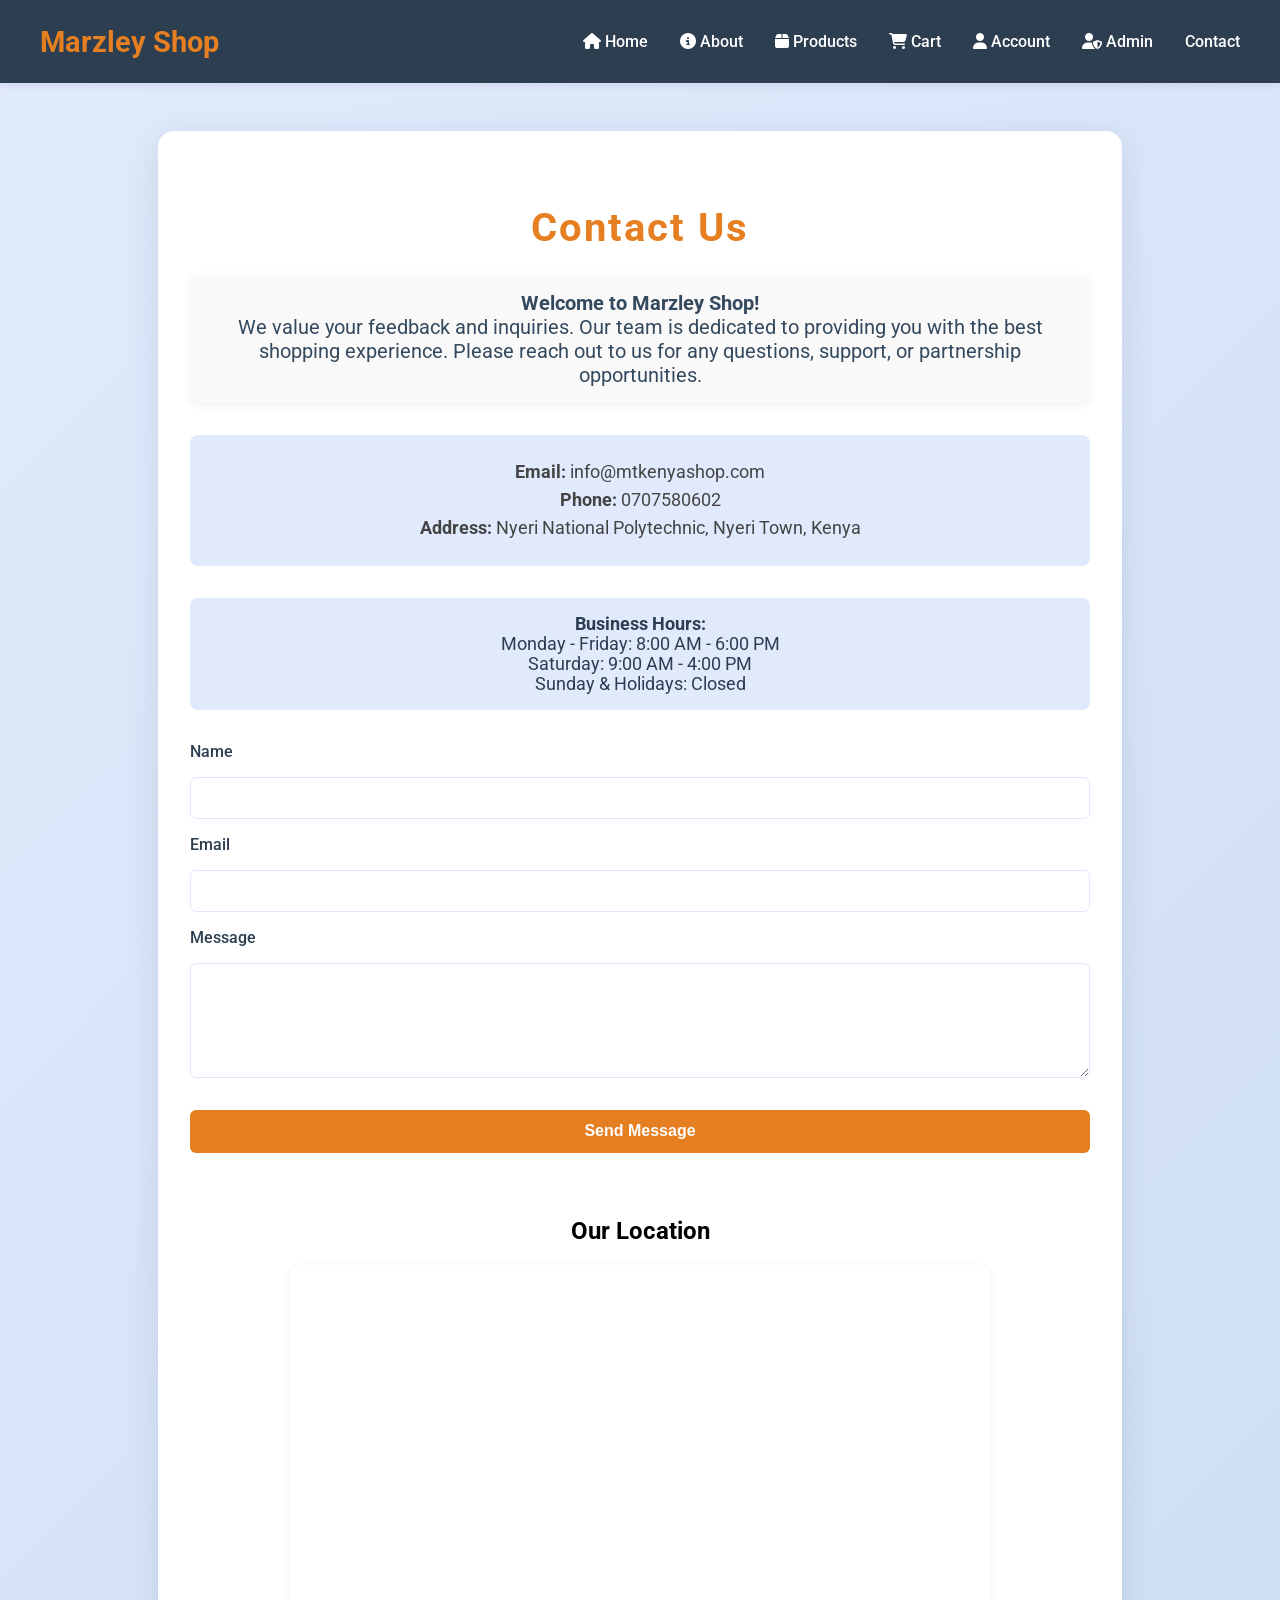
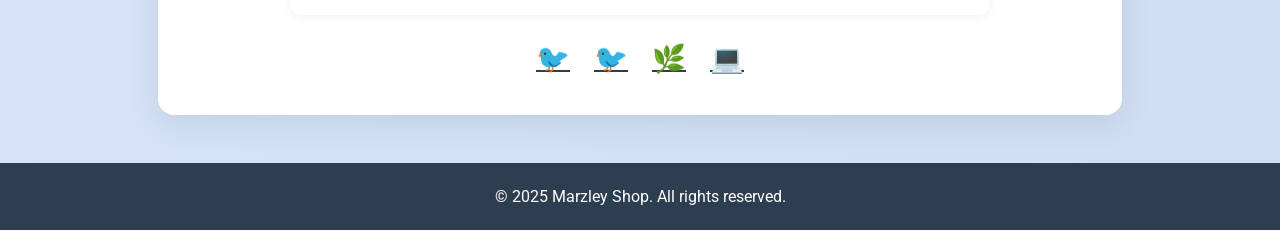
<file: contact us.html>
<!DOCTYPE html>
<html lang="en">
<head>
	<meta charset="UTF-8">
	<meta name="viewport" content="width=device-width, initial-scale=1.0">
	<title>Contact Us - Marzley Shop</title>
	<!-- Font Awesome CDN for icons -->
	 <link rel="stylesheet" href="res.css">
	<link rel="stylesheet" href="https://cdnjs.cloudflare.com/ajax/libs/font-awesome/6.4.2/css/all.min.css">
	<link href="https://fonts.googleapis.com/css?family=Roboto:400,700&display=swap" rel="stylesheet">
	<style>
        body { font-family: 'Roboto', Arial, sans-serif; margin: 0; background: linear-gradient(135deg, #e0eafc 0%, #cfdef3 100%); }
        header { background: #2d3e50; color: #fff; padding: 1rem 0; }
        nav { display: flex; justify-content: space-between; align-items: center; max-width: 1200px; margin: 0 auto; position: relative; }
        .logo { font-size: 1.8rem; font-weight: bold; color: #e67e22; }
        .nav-links { list-style: none; display: flex; gap: 2rem; transition: right 0.3s; }
        .nav-links a { color: #fff; text-decoration: none; font-weight: 500; }
        
    </style>
</head>
<body>
	<header style="position:sticky;top:0;z-index:1000;width:100%;box-shadow:0 2px 8px rgba(0,0,0,0.08);">
		<nav>
			<div class="logo">Marzley Shop</div>
			<button class="hamburger" id="hamburger" aria-label="Open menu">
                <i class="fas fa-bars"></i>
            </button>
			<ul class="nav-links" id="navLinks">
				<li><a href="home.html"><i class="fas fa-home"></i> Home</a></li>
				<li><a href="about us.html"><i class="fas fa-info-circle"></i> About</a></li>
				<li><a href="product.html"><i class="fas fa-box"></i> Products</a></li>
				<li><a href="add to cart.html"><i class="fas fa-shopping-cart"></i> Cart</a></li>
				<li><a href="index.php"><i class="fas fa-user"></i> Account</a></li>
				<li><a href="admin.html"><i class="fas fa-user-shield"></i> Admin</a></li>
				<li><a href="contact us.html">Contact</a></li>
			</ul>
		</nav>
	</header>
	<section class="contact-section">
		<h1>Contact Us</h1>
			<div class="welcome-msg">
				<strong>Welcome to Marzley Shop!</strong><br>
				We value your feedback and inquiries. Our team is dedicated to providing you with the best shopping experience. Please reach out to us for any questions, support, or partnership opportunities.
			</div>
		<div class="contact-details">
			<p><strong>Email:</strong> info@mtkenyashop.com</p>
			<p><strong>Phone:</strong> 0707580602</p>
			<p><strong>Address:</strong> Nyeri National Polytechnic, Nyeri Town, Kenya</p>
		</div>
			<div class="business-hours">
				<strong>Business Hours:</strong><br>
				Monday - Friday: 8:00 AM - 6:00 PM<br>
				Saturday: 9:00 AM - 4:00 PM<br>
				Sunday & Holidays: Closed
			</div>
		<form id="contact-form" autocomplete="off">
			<label for="name">Name</label>
			<input type="text" id="name" required>
			<label for="email">Email</label>
			<input type="email" id="email" required>
			<label for="message">Message</label>
			<textarea id="message" rows="5" required></textarea>
			<button type="submit">Send Message</button>
			<div class="msg" id="form-msg"></div>
		</form>
		<div class="map-container">
			<h2>Our Location</h2>
			<iframe src="https://www.google.com/maps?q=Nyeri+National+Polytechnic,+Nyeri+Town,+Kenya&output=embed" allowfullscreen loading="lazy"></iframe>
		</div>
			<div class="social-links">
				<a href="https://facebook.com/mtkenyashop" target="_blank" title="Facebook"><span>&#x1F426;</span></a>
				<a href="https://twitter.com/mtkenyashop" target="_blank" title="Twitter"><span>&#x1F426;</span></a>
				<a href="https://instagram.com/mtkenyashop" target="_blank" title="Instagram"><span>&#x1F33F;</span></a>
				<a href="https://linkedin.com/company/mtkenyashop" target="_blank" title="LinkedIn"><span>&#x1F4BB;</span></a>
			</div>
	</section>
	<footer>
		&copy; 2025 Marzley Shop. All rights reserved.
	</footer>
	<script>
	document.getElementById('contact-form').onsubmit = function(e) {
		e.preventDefault();
		document.getElementById('form-msg').textContent = 'Thank you for contacting us! We will get back to you soon.';
		document.getElementById('form-msg').className = 'msg success';
		this.reset();
	};

  
	</script>
	<script src="res.js"></script>
</body>
</html>
</file>
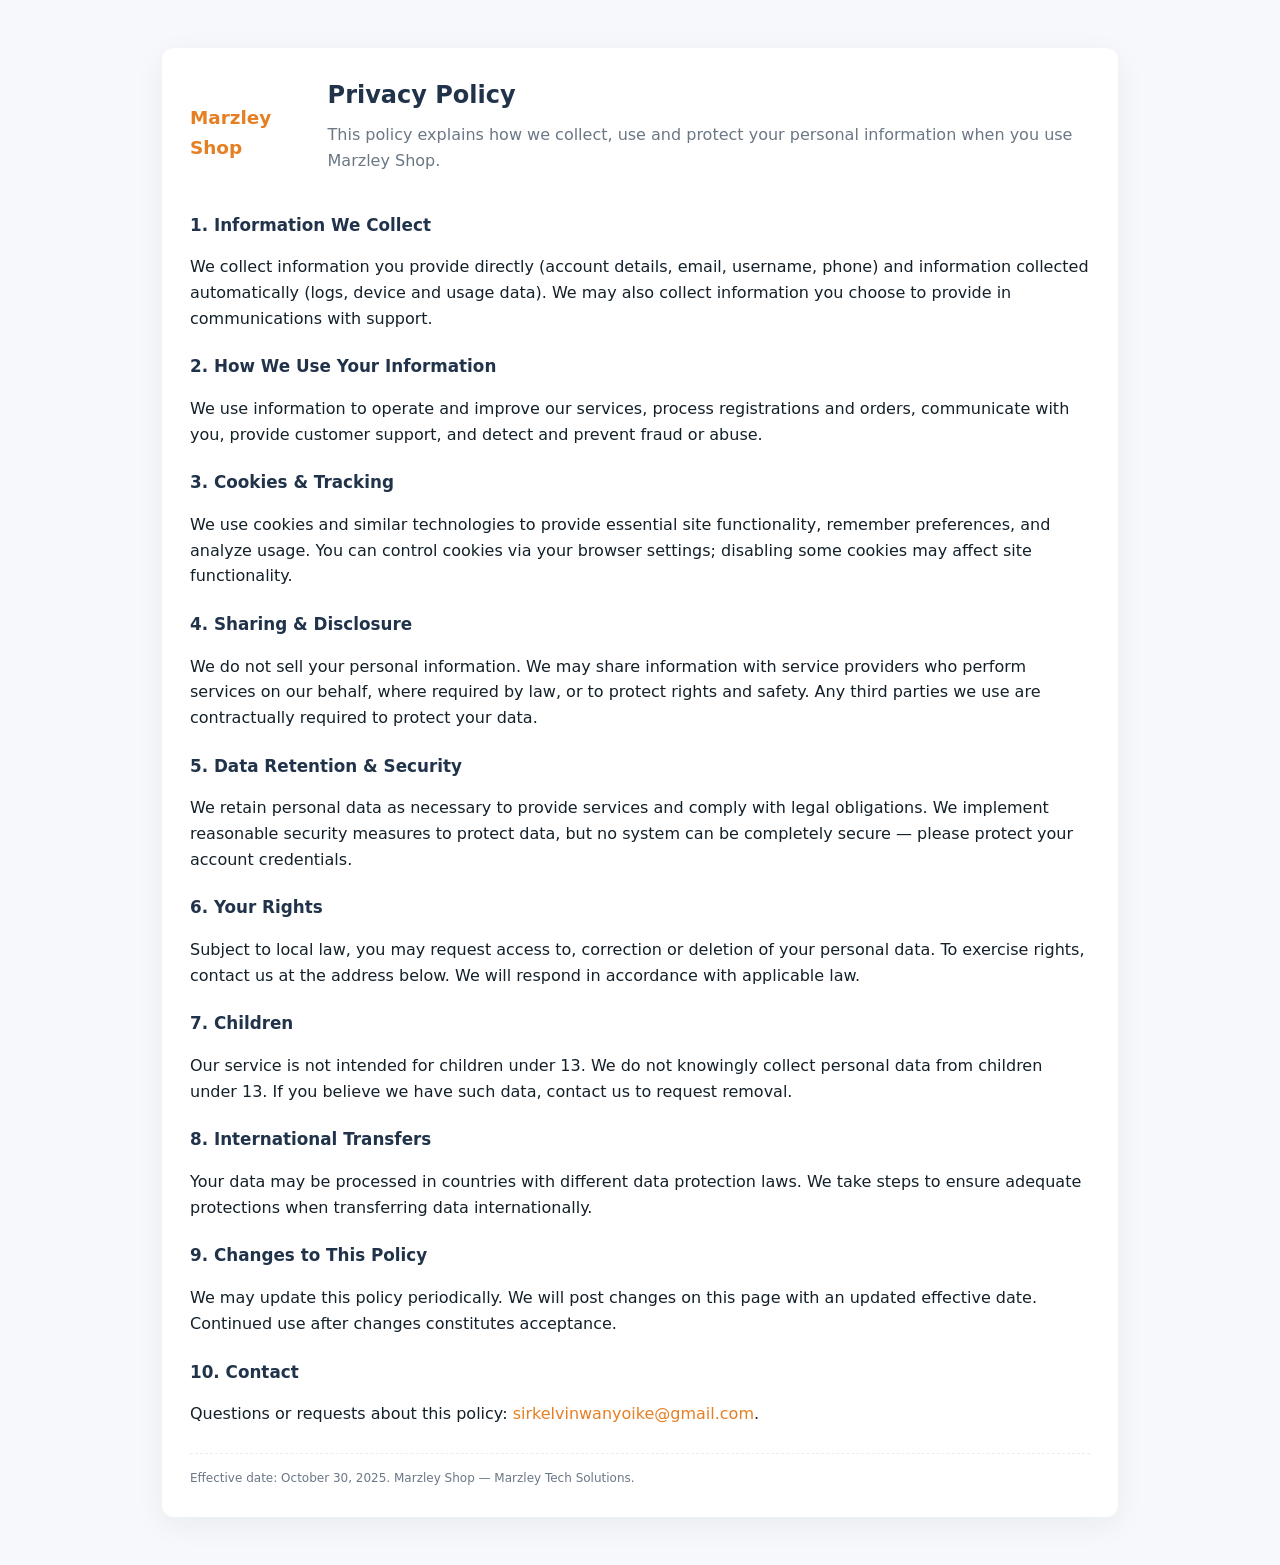
<file: privacy.html>
<!doctype html>
<html lang="en">
<head>
  <meta charset="utf-8">
  <meta name="viewport" content="width=device-width,initial-scale=1">
  <title>Privacy Policy — Marzley Shop</title>
  <style>
    :root{--brand:#21334a;--accent:#e67e22;--muted:#6b7785;--card:#fff;--bg:#f6f8fb}
    body{font-family:Inter,system-ui,Arial,sans-serif;margin:0;background:var(--bg);color:#132029;line-height:1.6}
    .wrap{max-width:900px;margin:48px auto;padding:28px;background:var(--card);border-radius:12px;box-shadow:0 8px 30px rgba(20,40,60,0.06)}
    header{display:flex;align-items:center;gap:14px;margin-bottom:18px}
    .logo{font-weight:800;color:var(--accent);font-size:1.15rem}
    h1{margin:0;font-size:1.5rem;color:var(--brand)}
    p.lead{color:var(--muted);margin-top:8px}
    h2{margin-top:22px;color:var(--brand);font-size:1.05rem}
    ul{margin:8px 0 16px 20px}
    footer{margin-top:26px;color:var(--muted);font-size:.9rem;border-top:1px dashed #e9eef3;padding-top:12px}
    a{color:var(--accent);text-decoration:none}
    @media(max-width:560px){.wrap{margin:20px;padding:18px}}
  </style>
</head>
<body>
  <main class="wrap" role="main" aria-labelledby="privacyTitle">
    <header>
      <div class="logo">Marzley Shop</div>
      <div>
        <h1 id="privacyTitle">Privacy Policy</h1>
        <p class="lead">This policy explains how we collect, use and protect your personal information when you use Marzley Shop.</p>
      </div>
    </header>

    <section>
      <h2>1. Information We Collect</h2>
      <p>We collect information you provide directly (account details, email, username, phone) and information collected automatically (logs, device and usage data). We may also collect information you choose to provide in communications with support.</p>
    </section>

    <section>
      <h2>2. How We Use Your Information</h2>
      <p>We use information to operate and improve our services, process registrations and orders, communicate with you, provide customer support, and detect and prevent fraud or abuse.</p>
    </section>

    <section>
      <h2>3. Cookies & Tracking</h2>
      <p>We use cookies and similar technologies to provide essential site functionality, remember preferences, and analyze usage. You can control cookies via your browser settings; disabling some cookies may affect site functionality.</p>
    </section>

    <section>
      <h2>4. Sharing & Disclosure</h2>
      <p>We do not sell your personal information. We may share information with service providers who perform services on our behalf, where required by law, or to protect rights and safety. Any third parties we use are contractually required to protect your data.</p>
    </section>

    <section>
      <h2>5. Data Retention & Security</h2>
      <p>We retain personal data as necessary to provide services and comply with legal obligations. We implement reasonable security measures to protect data, but no system can be completely secure — please protect your account credentials.</p>
    </section>

    <section>
      <h2>6. Your Rights</h2>
      <p>Subject to local law, you may request access to, correction or deletion of your personal data. To exercise rights, contact us at the address below. We will respond in accordance with applicable law.</p>
    </section>

    <section>
      <h2>7. Children</h2>
      <p>Our service is not intended for children under 13. We do not knowingly collect personal data from children under 13. If you believe we have such data, contact us to request removal.</p>
    </section>

    <section>
      <h2>8. International Transfers</h2>
      <p>Your data may be processed in countries with different data protection laws. We take steps to ensure adequate protections when transferring data internationally.</p>
    </section>

    <section>
      <h2>9. Changes to This Policy</h2>
      <p>We may update this policy periodically. We will post changes on this page with an updated effective date. Continued use after changes constitutes acceptance.</p>
    </section>

    <section>
      <h2>10. Contact</h2>
      <p>Questions or requests about this policy: <a href="mailto:sirkelvinwanyoike@gmail.com">sirkelvinwanyoike@gmail.com</a>.</p>
    </section>

    <footer>
      <small>Effective date: October 30, 2025. Marzley Shop — Marzley Tech Solutions.</small>
</file>
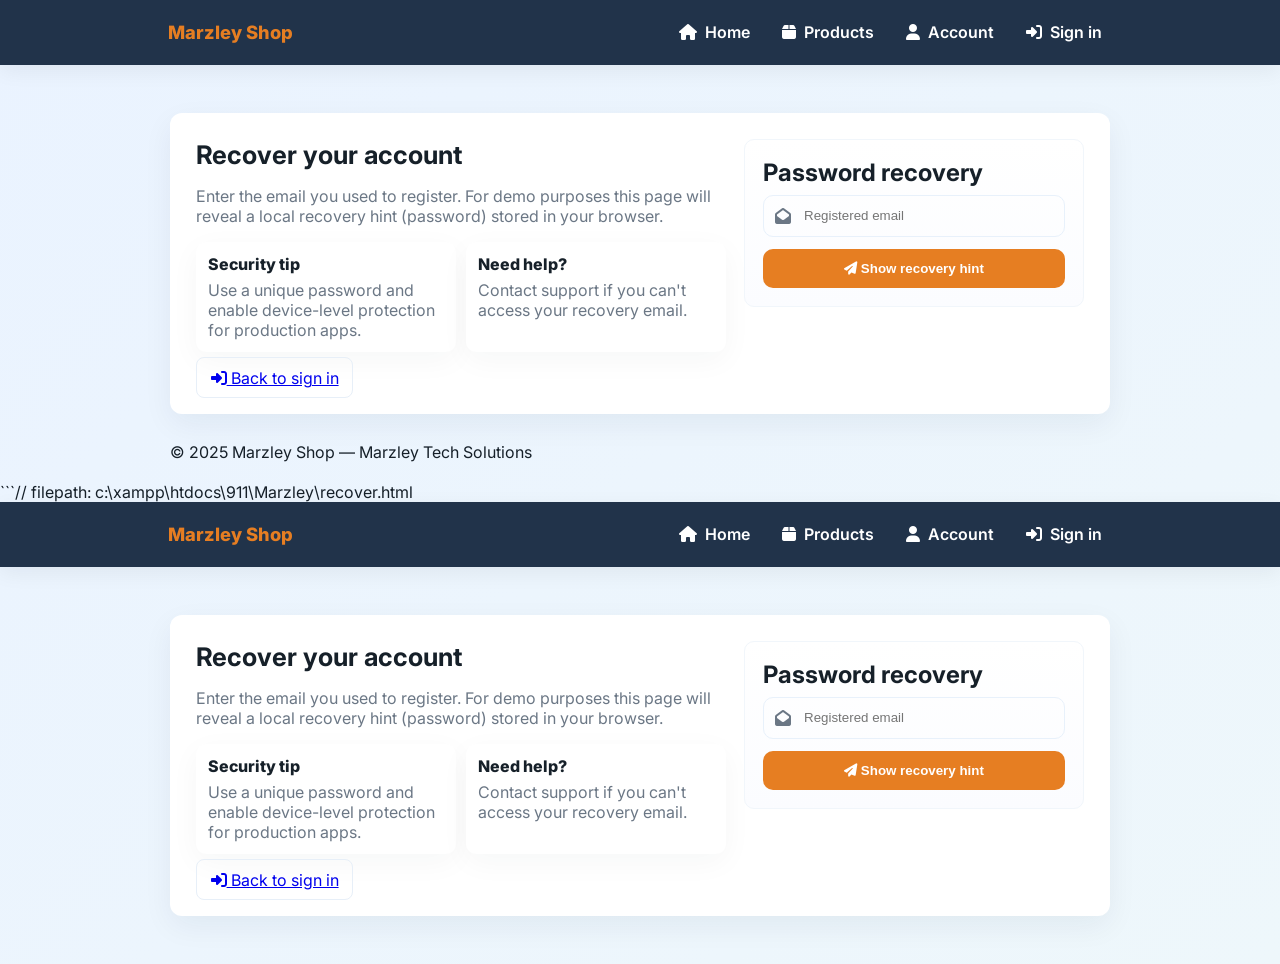
<file: recover.html>
<!DOCTYPE html>
<html lang="en">
<head>
  <meta charset="utf-8" />
  <meta name="viewport" content="width=device-width,initial-scale=1" />
  <title>Recover Account — Marzley Shop</title>

  <link rel="stylesheet" href="https://cdnjs.cloudflare.com/ajax/libs/font-awesome/6.4.2/css/all.min.css">
  <link href="https://fonts.googleapis.com/css2?family=Inter:wght@400;600;700&display=swap" rel="stylesheet">

  <style>
    :root{
      --bg:linear-gradient(135deg,#eaf3ff 0,#eef7fb 100%);
      --brand:#21334a; --accent:#e67e22; --muted:#6b7785; --card:#fff;
      --radius:12px; --shadow:0 10px 30px rgba(20,40,60,0.06); --max:980px;
    }
    *{box-sizing:border-box}
    body{margin:0;font-family:Inter,system-ui,Roboto,Arial,sans-serif;background:var(--bg);color:#162029}
    .container{max-width:var(--max);margin:0 auto;padding:20px}

    header{background:var(--brand);color:#fff;padding:.9rem 0;position:sticky;top:0;z-index:1200;box-shadow:0 6px 20px rgba(10,20,30,.06)}
    .top{max-width:var(--max);margin:0 auto;padding:0 18px;display:flex;align-items:center;justify-content:space-between}
    .logo{font-weight:800;color:var(--accent);font-size:1.15rem}
    .nav-links{display:flex;gap:12px;list-style:none;margin:0;padding:0;align-items:center}
    .nav-links a{color:#fff;text-decoration:none;padding:8px 10px;border-radius:8px;display:inline-flex;gap:8px;align-items:center;font-weight:600}
    .nav-toggle{display:none}

    @media(max-width:900px){ .nav-toggle{display:inline-block} .nav-links{position:absolute;left:12px;right:12px;top:64px;background:var(--brand);flex-direction:column;padding:12px;gap:8px;border-radius:8px;display:none}.nav-links.show{display:flex} }

    .card{background:var(--card);border-radius:var(--radius);box-shadow:var(--shadow);padding:26px;margin:28px 0;display:grid;grid-template-columns:1fr 340px;gap:18px;align-items:start}
    @media(max-width:880px){ .card{grid-template-columns:1fr} }

    .left h1{margin:0 0 6px;font-size:1.6rem}
    .muted{color:var(--muted)}

    .panel{background:linear-gradient(180deg,#fff,#fbfcff);padding:18px;border-radius:10px;border:1px solid #f1f6fb}
    .field{position:relative;margin-bottom:12px}
    .field input{width:100%;padding:.78rem 1rem .78rem 40px;border-radius:10px;border:1px solid #e8f1fb;background:transparent}
    .ico{position:absolute;left:12px;top:50%;transform:translateY(-50%);color:var(--muted)}

    .accent-btn{background:var(--accent);color:#fff;border:0;padding:.75rem 1rem;border-radius:10px;font-weight:800;cursor:pointer;width:100%}
    .ghost{background:transparent;border:1px solid #e7eff8;padding:.6rem .85rem;border-radius:8px;cursor:pointer;width:100%}

    .result{margin-top:10px;padding:10px;border-radius:8px;display:none;font-weight:700}
    .result.success{background:#e9fbf0;color:#1b7a3c;border:1px solid rgba(39,174,96,0.08);display:block}
    .result.error{background:#fff2f2;color:#b33;border:1px solid rgba(224,91,91,0.08);display:block}

    .hint{font-family:monospace;background:#fbfbfb;padding:8px;border-radius:8px;border:1px dashed #e7eef8;margin-top:8px}

    .toast{position:fixed;right:18px;bottom:18px;background:#24313a;color:#fff;padding:12px 16px;border-radius:10px;box-shadow:0 12px 30px rgba(0,0,0,0.18);display:none;z-index:2200}
    .toast.show{display:block;animation:pop .28s ease}
    @keyframes pop{from{transform:translateY(8px);opacity:0}to{transform:none;opacity:1}}
  </style>
</head>
<body>
  <header>
    <div class="top">
      <div style="display:flex;align-items:center;gap:12px">
        <button class="nav-toggle" aria-label="Toggle menu"><i class="fas fa-bars"></i></button>
        <div class="logo">Marzley Shop</div>
      </div>

      <ul class="nav-links" role="menu" aria-label="Main navigation">
        <li><a href="home.html"><i class="fas fa-home"></i> Home</a></li>
        <li><a href="product.html"><i class="fas fa-box"></i> Products</a></li>
        <li><a href="index.php"><i class="fas fa-user"></i> Account</a></li>
        <li><a href="signin.php"><i class="fas fa-sign-in-alt"></i> Sign in</a></li>
      </ul>
    </div>
  </header>

  <main class="container">
    <div class="card">
      <div class="left">
        <h1>Recover your account</h1>
        <p class="muted">Enter the email you used to register. For demo purposes this page will reveal a local recovery hint (password) stored in your browser.</p>

        <div style="display:grid;grid-template-columns:repeat(2,1fr);gap:10px;margin-top:14px">
          <div style="background:#fff;padding:12px;border-radius:10px;box-shadow:0 8px 30px rgba(20,40,60,.04)">
            <div style="font-weight:800">Security tip</div>
            <div class="muted" style="margin-top:6px">Use a unique password and enable device-level protection for production apps.</div>
          </div>
          <div style="background:#fff;padding:12px;border-radius:10px;box-shadow:0 8px 30px rgba(20,40,60,.04)">
            <div style="font-weight:800">Need help?</div>
            <div class="muted" style="margin-top:6px">Contact support if you can't access your recovery email.</div>
          </div>
        </div>

        <div style="margin-top:16px">
          <a class="ghost" href="signin.php"><i class="fas fa-sign-in-alt"></i> Back to sign in</a>
        </div>
      </div>

      <aside class="panel" aria-labelledby="recoverTitle">
        <h2 id="recoverTitle" style="margin:0 0 8px">Password recovery</h2>

        <form id="recover-form" novalidate>
          <div class="field">
            <i class="ico fas fa-envelope-open"></i>
            <input id="email" type="email" placeholder="Registered email" required aria-label="Registered email">
          </div>

          <button class="accent-btn" type="submit"><i class="fas fa-paper-plane"></i> Show recovery hint</button>
        </form>

        <div id="result" class="result" role="status" aria-live="polite"></div>
        <div id="hint" class="hint" style="display:none" aria-hidden="true"></div>
      </aside>
    </div>

    <footer>
      &copy; 2025 Marzley Shop — Marzley Tech Solutions
    </footer>
  </main>

  <div id="toast" class="toast" role="status" aria-live="polite"></div>

  <script>
    // nav toggle
    (function(){
      const t = document.querySelector('.nav-toggle'), links = document.querySelector('.nav-links');
      if (!t || !links) return;
      t.addEventListener('click', ()=> links.classList.toggle('show'));
      window.addEventListener('resize', ()=> { if (window.innerWidth>900) links.classList.remove('show'); });
    })();

    function showToast(msg, t=2200){ const el = document.getElementById('toast'); el.textContent = msg; el.classList.add('show'); clearTimeout(el._t); el._t = setTimeout(()=> el.classList.remove('show'), t); }

    function readUsers(){ try{ return JSON.parse(localStorage.getItem('users')||'[]') }catch(e){return[]} }
    function esc(s){ return String(s||'').trim().toLowerCase() }

    document.getElementById('recover-form').addEventListener('submit', function(e){
      e.preventDefault();
      const email = esc(document.getElementById('email').value);
      const result = document.getElementById('result');
      const hintEl = document.getElementById('hint');
      result.style.display = 'none'; hintEl.style.display = 'none'; hintEl.textContent = '';

      if (!email){ result.textContent = 'Please enter an email'; result.className = 'result error'; return; }

      const users = readUsers();
      const u = users.find(x => (x.email||'').toLowerCase() === email);
      if (!u){
        result.textContent = 'No account found for that email';
        result.className = 'result error';
        showToast('No account found');
        return;
      }

      // Demo-only: show recovery hint (password). In production send email
      result.textContent = 'Recovery hint available (demo only)';
      result.className = 'result success';
      hintEl.textContent = 'Password (demo): ' + (u.password || '[not set]');
      hintEl.style.display = 'block';
      hintEl.setAttribute('aria-hidden','false');
      showToast('Recovery hint shown');
    });

    // Accessibility: Esc closes mobile nav
    document.addEventListener('keydown', function(e){ if (e.key === 'Escape') document.querySelectorAll('.nav-links').forEach(n=>n.classList.remove('show')); });
  </script>
</body>
</html>
```// filepath: c:\xampp\htdocs\911\Marzley\recover.html
<!DOCTYPE html>
<html lang="en">
<head>
  <meta charset="utf-8" />
  <meta name="viewport" content="width=device-width,initial-scale=1" />
  <title>Recover Account — Marzley Shop</title>

  <link rel="stylesheet" href="https://cdnjs.cloudflare.com/ajax/libs/font-awesome/6.4.2/css/all.min.css">
  <link href="https://fonts.googleapis.com/css2?family=Inter:wght@400;600;700&display=swap" rel="stylesheet">

  <style>
    :root{
      --bg:linear-gradient(135deg,#eaf3ff 0,#eef7fb 100%);
      --brand:#21334a; --accent:#e67e22; --muted:#6b7785; --card:#fff;
      --radius:12px; --shadow:0 10px 30px rgba(20,40,60,0.06); --max:980px;
    }
    *{box-sizing:border-box}
    body{margin:0;font-family:Inter,system-ui,Roboto,Arial,sans-serif;background:var(--bg);color:#162029}
    .container{max-width:var(--max);margin:0 auto;padding:20px}

    header{background:var(--brand);color:#fff;padding:.9rem 0;position:sticky;top:0;z-index:1200;box-shadow:0 6px 20px rgba(10,20,30,.06)}
    .top{max-width:var(--max);margin:0 auto;padding:0 18px;display:flex;align-items:center;justify-content:space-between}
    .logo{font-weight:800;color:var(--accent);font-size:1.15rem}
    .nav-links{display:flex;gap:12px;list-style:none;margin:0;padding:0;align-items:center}
    .nav-links a{color:#fff;text-decoration:none;padding:8px 10px;border-radius:8px;display:inline-flex;gap:8px;align-items:center;font-weight:600}
    .nav-toggle{display:none}

    @media(max-width:900px){ .nav-toggle{display:inline-block} .nav-links{position:absolute;left:12px;right:12px;top:64px;background:var(--brand);flex-direction:column;padding:12px;gap:8px;border-radius:8px;display:none}.nav-links.show{display:flex} }

    .card{background:var(--card);border-radius:var(--radius);box-shadow:var(--shadow);padding:26px;margin:28px 0;display:grid;grid-template-columns:1fr 340px;gap:18px;align-items:start}
    @media(max-width:880px){ .card{grid-template-columns:1fr} }

    .left h1{margin:0 0 6px;font-size:1.6rem}
    .muted{color:var(--muted)}

    .panel{background:linear-gradient(180deg,#fff,#fbfcff);padding:18px;border-radius:10px;border:1px solid #f1f6fb}
    .field{position:relative;margin-bottom:12px}
    .field input{width:100%;padding:.78rem 1rem .78rem 40px;border-radius:10px;border:1px solid #e8f1fb;background:transparent}
    .ico{position:absolute;left:12px;top:50%;transform:translateY(-50%);color:var(--muted)}

    .accent-btn{background:var(--accent);color:#fff;border:0;padding:.75rem 1rem;border-radius:10px;font-weight:800;cursor:pointer;width:100%}
    .ghost{background:transparent;border:1px solid #e7eff8;padding:.6rem .85rem;border-radius:8px;cursor:pointer;width:100%}

    .result{margin-top:10px;padding:10px;border-radius:8px;display:none;font-weight:700}
    .result.success{background:#e9fbf0;color:#1b7a3c;border:1px solid rgba(39,174,96,0.08);display:block}
    .result.error{background:#fff2f2;color:#b33;border:1px solid rgba(224,91,91,0.08);display:block}

    .hint{font-family:monospace;background:#fbfbfb;padding:8px;border-radius:8px;border:1px dashed #e7eef8;margin-top:8px}

    .toast{position:fixed;right:18px;bottom:18px;background:#24313a;color:#fff;padding:12px 16px;border-radius:10px;box-shadow:0 12px 30px rgba(0,0,0,0.18);display:none;z-index:2200}
    .toast.show{display:block;animation:pop .28s ease}
    @keyframes pop{from{transform:translateY(8px);opacity:0}to{transform:none;opacity:1}}
  </style>
</head>
<body>
  <header>
    <div class="top">
      <div style="display:flex;align-items:center;gap:12px">
        <button class="nav-toggle" aria-label="Toggle menu"><i class="fas fa-bars"></i></button>
        <div class="logo">Marzley Shop</div>
      </div>

      <ul class="nav-links" role="menu" aria-label="Main navigation">
        <li><a href="home.html"><i class="fas fa-home"></i> Home</a></li>
        <li><a href="product.html"><i class="fas fa-box"></i> Products</a></li>
        <li><a href="index.php"><i class="fas fa-user"></i> Account</a></li>
        <li><a href="signin.php"><i class="fas fa-sign-in-alt"></i> Sign in</a></li>
      </ul>
    </div>
  </header>

  <main class="container">
    <div class="card">
      <div class="left">
        <h1>Recover your account</h1>
        <p class="muted">Enter the email you used to register. For demo purposes this page will reveal a local recovery hint (password) stored in your browser.</p>

        <div style="display:grid;grid-template-columns:repeat(2,1fr);gap:10px;margin-top:14px">
          <div style="background:#fff;padding:12px;border-radius:10px;box-shadow:0 8px 30px rgba(20,40,60,.04)">
            <div style="font-weight:800">Security tip</div>
            <div class="muted" style="margin-top:6px">Use a unique password and enable device-level protection for production apps.</div>
          </div>
          <div style="background:#fff;padding:12px;border-radius:10px;box-shadow:0 8px 30px rgba(20,40,60,.04)">
            <div style="font-weight:800">Need help?</div>
            <div class="muted" style="margin-top:6px">Contact support if you can't access your recovery email.</div>
          </div>
        </div>

        <div style="margin-top:16px">
          <a class="ghost" href="signin.php"><i class="fas fa-sign-in-alt"></i> Back to sign in</a>
        </div>
      </div>

      <aside class="panel" aria-labelledby="recoverTitle">
        <h2 id="recoverTitle" style="margin:0 0 8px">Password recovery</h2>

        <form id="recover-form" novalidate>
          <div class="field">
            <i class="ico fas fa-envelope-open"></i>
            <input id="email" type="email" placeholder="Registered email" required aria-label="Registered email">
          </div>

          <button class="accent-btn" type="submit"><i class="fas fa-paper-plane"></i> Show recovery hint</button>
        </form>

        <div id="result" class="result" role="status" aria-live="polite"></div>
        <div id="hint" class="hint" style="display:none" aria-hidden=
</file>
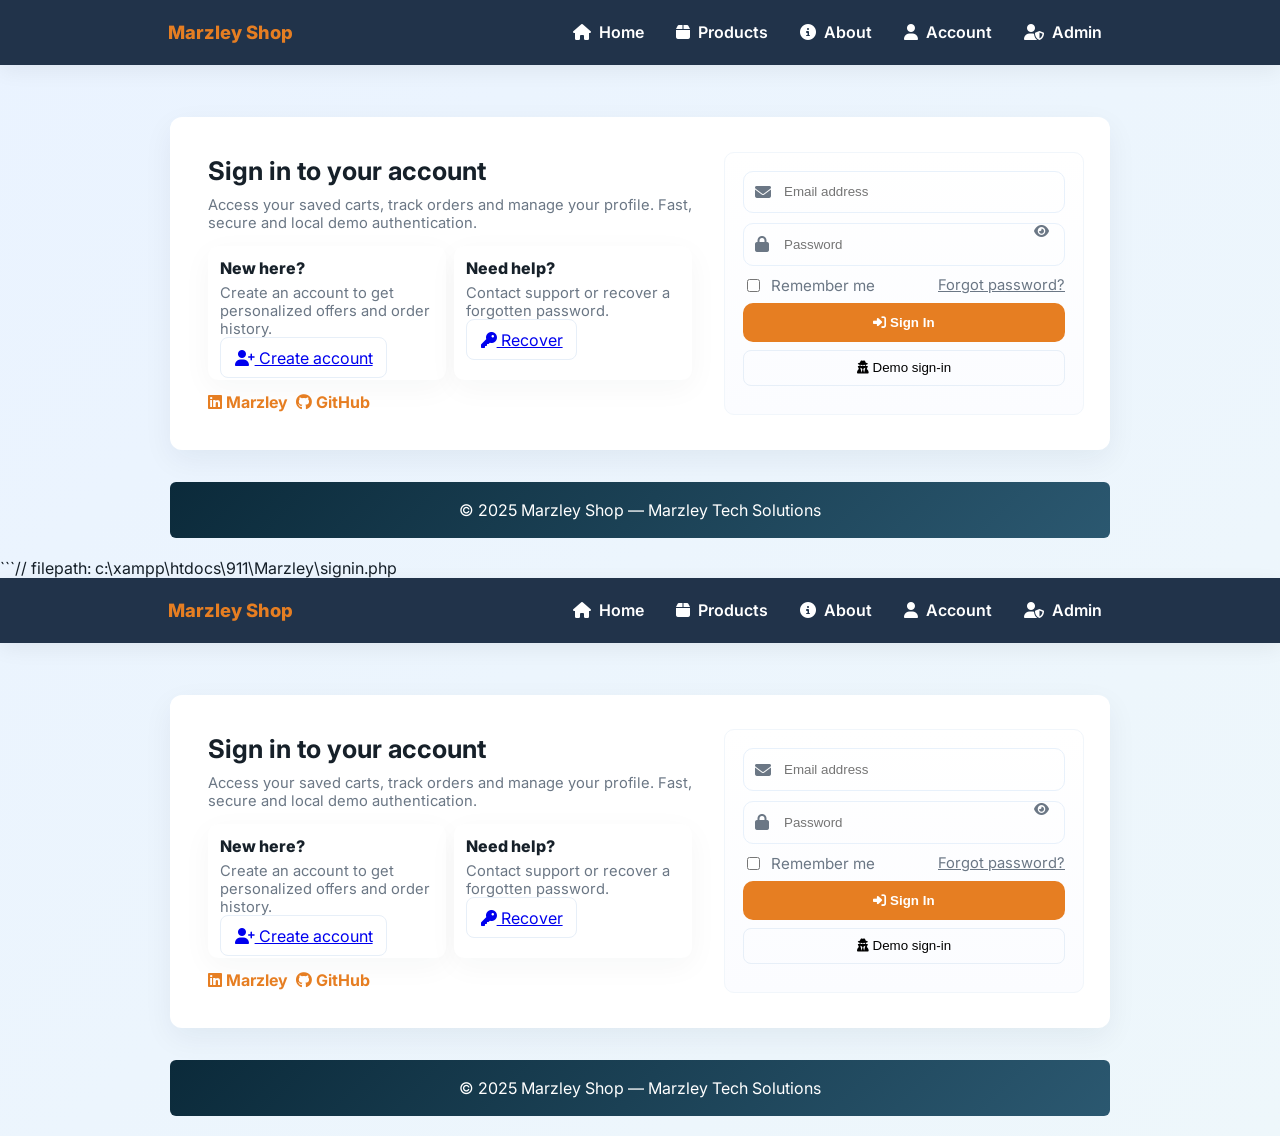
<file: signin.html>
<!DOCTYPE html>
<html lang="en">
<head>
  <meta charset="utf-8" />
  <meta name="viewport" content="width=device-width,initial-scale=1" />
  <title>Sign In — Marzley Shop</title>

  <link rel="stylesheet" href="https://cdnjs.cloudflare.com/ajax/libs/font-awesome/6.4.2/css/all.min.css">
  <link href="https://fonts.googleapis.com/css2?family=Inter:wght@400;600;700&display=swap" rel="stylesheet">

  <style>
    :root{
      --bg: linear-gradient(135deg,#eaf3ff 0,#eef7fb 100%);
      --brand:#21334a;
      --accent:#e67e22;
      --card:#fff;
      --muted:#6b7785;
      --shadow:0 10px 30px rgba(20,40,60,0.06);
      --radius:12px;
      --max:980px;
    }
    *{box-sizing:border-box}
    body{margin:0;font-family:Inter,system-ui,Segoe UI,Roboto,Arial,sans-serif;background:var(--bg);color:#162029;-webkit-font-smoothing:antialiased}
    .container{max-width:var(--max);margin:0 auto;padding:20px}

    header{background:var(--brand);color:#fff;padding:.9rem 0;position:sticky;top:0;z-index:1200;box-shadow:0 6px 20px rgba(10,20,30,0.06)}
    .top{max-width:var(--max);margin:0 auto;padding:0 18px;display:flex;align-items:center;justify-content:space-between}
    .logo{font-weight:800;color:var(--accent);font-size:1.15rem}
    .nav-links{display:flex;gap:12px;list-style:none;margin:0;padding:0;align-items:center}
    .nav-links a{color:#fff;text-decoration:none;padding:8px 10px;border-radius:8px;display:inline-flex;gap:8px;align-items:center;font-weight:600}
    .nav-toggle{display:none;background:transparent;border:0;color:#fff;font-size:1.15rem;padding:6px;cursor:pointer}
    @media(max-width:900px){ .nav-toggle{display:inline-block} .nav-links{position:absolute;left:12px;right:12px;top:64px;background:var(--brand);flex-direction:column;padding:12px;gap:8px;border-radius:8px;display:none} .nav-links.show{display:flex} }

    .card{background:var(--card);border-radius:var(--radius);box-shadow:var(--shadow);padding:26px;display:grid;grid-template-columns:1fr 360px;gap:20px;align-items:center;margin:32px 0}
    @media(max-width:880px){ .card{grid-template-columns:1fr;padding:18px} }

    .left{padding:12px}
    .left h1{margin:0 0 10px;font-size:1.6rem}
    .left p{margin:0 0 12px;color:var(--muted)}

    .right{background:linear-gradient(180deg,#fff,#fbfcff);padding:18px;border-radius:10px;border:1px solid #f1f6fb}
    .field{position:relative;margin-bottom:10px}
    .field input{width:100%;padding:.8rem 1rem .8rem 40px;border-radius:10px;border:1px solid #e8f1fb;background:transparent}
    .field .ico{position:absolute;left:12px;top:50%;transform:translateY(-50%);color:var(--muted)}
    .small{font-size:.92rem;color:var(--muted)}

    .accent-btn{background:var(--accent);color:#fff;border:0;padding:.75rem 1rem;border-radius:10px;font-weight:800;cursor:pointer;width:100%}
    .ghost{background:transparent;border:1px solid #e7eff8;padding:.6rem .85rem;border-radius:8px;cursor:pointer;width:100%}

    .row{display:flex;gap:8px}
    .remember{display:flex;align-items:center;gap:8px;color:var(--muted);font-size:.95rem}

    .links{display:flex;gap:8px;flex-wrap:wrap;margin-top:12px}
    .links a{color:var(--accent);text-decoration:none;font-weight:700}

    .toast{position:fixed;right:18px;bottom:18px;background:#24313a;color:#fff;padding:12px 16px;border-radius:10px;box-shadow:0 12px 30px rgba(0,0,0,0.18);display:none;z-index:2200}
    .toast.show{display:block;animation:pop .28s ease}
    @keyframes pop{from{transform:translateY(8px);opacity:0}to{transform:none;opacity:1}}

    footer{padding:18px 0;text-align:center;color:#fff;background:linear-gradient(135deg,#0b2a3a 0,#2b5870 100%);margin-top:12px;border-radius:6px}
  </style>
</head>
<body>
  <header>
    <div class="top">
      <div style="display:flex;align-items:center;gap:12px">
        <button class="nav-toggle" aria-label="Toggle menu"><i class="fas fa-bars"></i></button>
        <div class="logo">Marzley Shop</div>
      </div>

      <ul class="nav-links" role="menu" aria-label="Main navigation">
        <li><a href="home.html"><i class="fas fa-home"></i> Home</a></li>
        <li><a href="product.html"><i class="fas fa-box"></i> Products</a></li>
        <li><a href="about us.html"><i class="fas fa-info-circle"></i> About</a></li>
        <li><a href="index.php"><i class="fas fa-user"></i> Account</a></li>
        <li><a href="admin.html"><i class="fas fa-user-shield"></i> Admin</a></li>
      </ul>
    </div>
  </header>

  <main class="container">
    <div class="card">
      <div class="left">
        <h1>Sign in to your account</h1>
        <p class="small">Access your saved carts, track orders and manage your profile. Fast, secure and local demo authentication.</p>

        <div style="display:grid;grid-template-columns:repeat(2,1fr);gap:8px;margin-top:14px">
          <div style="background:#fff;padding:12px;border-radius:10px;box-shadow:0 8px 30px rgba(20,40,60,0.04)">
            <div style="font-weight:800">New here?</div>
            <div class="small" style="margin-top:6px">Create an account to get personalized offers and order history.</div>
            <div style="margin-top:10px"><a class="ghost" href="index.php"><i class="fas fa-user-plus"></i> Create account</a></div>
          </div>

          <div style="background:#fff;padding:12px;border-radius:10px;box-shadow:0 8px 30px rgba(20,40,60,0.04)">
            <div style="font-weight:800">Need help?</div>
            <div class="small" style="margin-top:6px">Contact support or recover a forgotten password.</div>
            <div style="margin-top:10px"><a class="ghost" href="index.php#recover"><i class="fas fa-key"></i> Recover</a></div>
          </div>
        </div>

        <div class="links" aria-hidden="false">
          <a href="https://www.linkedin.com/in/kelvin-githeru-wanyoike" target="_blank" rel="noopener"><i class="fab fa-linkedin"></i> Marzley</a>
          <a href="https://github.com/kelvinwanyoike" target="_blank" rel="noopener"><i class="fab fa-github"></i> GitHub</a>
        </div>
      </div>

      <div class="right" role="region" aria-label="Sign in form">
        <form id="signin-form" autocomplete="off" novalidate>
          <div class="field">
            <i class="ico fas fa-envelope"></i>
            <input id="signin-email" type="email" placeholder="Email address" required>
          </div>

          <div class="field">
            <i class="ico fas fa-lock"></i>
            <input id="signin-password" type="password" placeholder="Password" required>
            <button type="button" id="toggle-pwd" title="Show password" style="position:absolute;right:10px;background:transparent;border:0;color:var(--muted)"><i class="fas fa-eye"></i></button>
          </div>

          <div style="display:flex;justify-content:space-between;align-items:center;margin-bottom:8px">
            <label class="remember"><input id="remember" type="checkbox"> Remember me</label>
            <a href="index.php#recover" class="small">Forgot password?</a>
          </div>

          <button class="accent-btn" type="submit"><i class="fas fa-sign-in-alt"></i> Sign In</button>
          <button type="button" id="demo-signin" class="ghost" style="margin-top:8px"><i class="fas fa-user-secret"></i> Demo sign-in</button>

          <div id="signin-msg" style="margin-top:10px;font-weight:700;color:var(--muted)"></div>
        </form>
      </div>
    </div>

    <footer>
      &copy; 2025 Marzley Shop — Marzley Tech Solutions
    </footer>
  </main>

  <div id="toast" class="toast" role="status" aria-live="polite"></div>

  <script>
    // nav toggle
    (function(){
      const t = document.querySelector('.nav-toggle'), links = document.querySelector('.nav-links');
      if (!t || !links) return;
      t.addEventListener('click', ()=> links.classList.toggle('show'));
      window.addEventListener('resize', ()=> { if (window.innerWidth>900) links.classList.remove('show'); });
    })();

    // helpers
    const toast = document.getElementById('toast');
    function showToast(msg, t=2000){ toast.textContent = msg; toast.classList.add('show'); clearTimeout(toast._t); toast._t = setTimeout(()=> toast.classList.remove('show'), t); }
    function readUsers(){ try { return JSON.parse(localStorage.getItem('users')||'[]') } catch(e){ return [] } }
    function setSession(u, remember){ localStorage.setItem('session_user', JSON.stringify(u)); if (remember) localStorage.setItem('remember_user', JSON.stringify(u)); showToast('Signed in'); }

    // password toggle
    document.getElementById('toggle-pwd')?.addEventListener('click', function(){
      const inp = document.getElementById('signin-password');
      if (!inp) return;
      const shown = inp.type === 'text';
      inp.type = shown ? 'password' : 'text';
      this.innerHTML = shown ? '<i class="fas fa-eye"></i>' : '<i class="fas fa-eye-slash"></i>';
    });

    // prefill if remembered
    (function(){
      try {
        const r = JSON.parse(localStorage.getItem('remember_user')||'null');
        if (r && r.email) { document.getElementById('signin-email').value = r.email; document.getElementById('remember').checked = true; }
      } catch(e){}
    })();

    // sign-in submit
    document.getElementById('signin-form').addEventListener('submit', function(e){
      e.preventDefault();
      const email = String(document.getElementById('signin-email').value||'').trim().toLowerCase();
      const pwd = String(document.getElementById('signin-password').value||'');
      const remember = document.getElementById('remember').checked;
      const msg = document.getElementById('signin-msg');

      if (!email || !pwd){ msg.textContent = 'Please fill both fields.'; msg.style.color = 'var(--danger)'; return; }

      const users = readUsers();
      const user = users.find(u => (u.email||'').toLowerCase() === email && u.password === pwd);
      if (!user){ msg.textContent = 'Invalid credentials.'; msg.style.color = 'var(--danger)'; return; }

      // set session and optionally remember
      setSession({ email: user.email, username: user.username }, remember);
      msg.textContent = 'Welcome, ' + (user.username || 'user') + '! Redirecting…';
      msg.style.color = '#133f1e';
      setTimeout(()=> window.location.href = 'home.html', 800);
    });

    // demo sign-in (use first user)
    document.getElementById('demo-signin').addEventListener('click', function(){
      const users = readUsers();
      if (!users.length){ showToast('No demo users — create one in Account page'); return; }
      const u = users[0];
      setSession({ email:u.email, username:u.username }, false);
      showToast('Demo signed in');
      setTimeout(()=> window.location.href = 'home.html', 700);
    });

    // accessibility: Esc closes nav
    document.addEventListener('keydown', function(e){ if (e.key === 'Escape') document.querySelectorAll('.nav-links').forEach(n=>n.classList.remove('show')); });
  </script>
</body>
</html>
```// filepath: c:\xampp\htdocs\911\Marzley\signin.php
<!DOCTYPE html>
<html lang="en">
<head>
  <meta charset="utf-8" />
  <meta name="viewport" content="width=device-width,initial-scale=1" />
  <title>Sign In — Marzley Shop</title>

  <link rel="stylesheet" href="https://cdnjs.cloudflare.com/ajax/libs/font-awesome/6.4.2/css/all.min.css">
  <link href="https://fonts.googleapis.com/css2?family=Inter:wght@400;600;700&display=swap" rel="stylesheet">

  <style>
    :root{
      --bg: linear-gradient(135deg,#eaf3ff 0,#eef7fb 100%);
      --brand:#21334a;
      --accent:#e67e22;
      --card:#fff;
      --muted:#6b7785;
      --shadow:0 10px 30px rgba(20,40,60,0.06);
      --radius:12px;
      --max:980px;
    }
    *{box-sizing:border-box}
    body{margin:0;font-family:Inter,system-ui,Segoe UI,Roboto,Arial,sans-serif;background:var(--bg);color:#162029;-webkit-font-smoothing:antialiased}
    .container{max-width:var(--max);margin:0 auto;padding:20px}

    header{background:var(--brand);color:#fff;padding:.9rem 0;position:sticky;top:0;z-index:1200;box-shadow:0 6px 20px rgba(10,20,30,0.06)}
    .top{max-width:var(--max);margin:0 auto;padding:0 18px;display:flex;align-items:center;justify-content:space-between}
    .logo{font-weight:800;color:var(--accent);font-size:1.15rem}
    .nav-links{display:flex;gap:12px;list-style:none;margin:0;padding:0;align-items:center}
    .nav-links a{color:#fff;text-decoration:none;padding:8px 10px;border-radius:8px;display:inline-flex;gap:8px;align-items:center;font-weight:600}
    .nav-toggle{display:none;background:transparent;border:0;color:#fff;font-size:1.15rem;padding:6px;cursor:pointer}
    @media(max-width:900px){ .nav-toggle{display:inline-block} .nav-links{position:absolute;left:12px;right:12px;top:64px;background:var(--brand);flex-direction:column;padding:12px;gap:8px;border-radius:8px;display:none} .nav-links.show{display:flex} }

    .card{background:var(--card);border-radius:var(--radius);box-shadow:var(--shadow);padding:26px;display:grid;grid-template-columns:1fr 360px;gap:20px;align-items:center;margin:32px 0}
    @media(max-width:880px){ .card{grid-template-columns:1fr;padding:18px} }

    .left{padding:12px}
    .left h1{margin:0 0 10px;font-size:1.6rem}
    .left p{margin:0 0 12px;color:var(--muted)}

    .right{background:linear-gradient(180deg,#fff,#fbfcff);padding:18px;border-radius:10px;border:1px solid #f1f6fb}
    .field{position:relative;margin-bottom:10px}
    .field input{width:100%;padding:.8rem 1rem .8rem 40px;border-radius:10px;border:1px solid #e8f1fb;background:transparent}
    .field .ico{position:absolute;left:12px;top:50%;transform:translateY(-50%);color:var(--muted)}
    .small{font-size:.92rem;color:var(--muted)}

    .accent-btn{background:var(--accent);color:#fff;border:0;padding:.75rem 1rem;border-radius:10px;font-weight:800;cursor:pointer;width:100%}
    .ghost{background:transparent;border:1px solid #e7eff8;padding:.6rem .85rem;border-radius:8px;cursor:pointer;width:100%}

    .row{display:flex;gap:8px}
    .remember{display:flex;align-items:center;gap:8px;color:var(--muted);font-size:.95rem}

    .links{display:flex;gap:8px;flex-wrap:wrap;margin-top:12px}
    .links a{color:var(--accent);text-decoration:none;font-weight:700}

    .toast{position:fixed;right:18px;bottom:18px;background:#24313a;color:#fff;padding:12px 16px;border-radius:10px;box-shadow:0 12px 30px rgba(0,0,0,0.18);display:none;z-index:2200}
    .toast.show{display:block;animation:pop .28s ease}
    @keyframes pop{from{transform:translateY(8px);opacity:0}to{transform:none;opacity:1}}

    footer{padding:18px 0;text-align:center;color:#fff;background:linear-gradient(135deg,#0b2a3a 0,#2b5870 100%);margin-top:12px;border-radius:6px}
  </style>
</head>
<body>
  <header>
    <div class="top">
      <div style="display:flex;align-items:center;gap:12px">
        <button class="nav-toggle" aria-label="Toggle menu"><i class="fas fa-bars"></i></button>
        <div class="logo">Marzley Shop</div>
      </div>

      <ul class="nav-links" role="menu" aria-label="Main navigation">
        <li><a href="home.html"><i class="fas fa-home"></i> Home</a></li>
        <li><a href="product.html"><i class="fas fa-box"></i> Products</a></li>
        <li><a href="about us.html"><i class="fas fa-info-circle"></i> About</a></li>
        <li><a href="index.php"><i class="fas fa-user"></i> Account</a></li>
        <li><a href="admin.html"><i class="fas fa-user-shield"></i> Admin</a></li>
      </ul>
    </div>
  </header>

  <main class="container">
    <div class="card">
      <div class="left">
        <h1>Sign in to your account</h1>
        <p class="small">Access your saved carts, track orders and manage your profile. Fast, secure and local demo authentication.</p>

        <div style="display:grid;grid-template-columns:repeat(2,1fr);gap:8px;margin-top:14px">
          <div style="background:#fff;padding:12px;border-radius:10px;box-shadow:0 8px 30px rgba(20,40,60,0.04)">
            <div style="font-weight:800">New here?</div>
            <div class="small" style="margin-top:6px">Create an account to get personalized offers and order history.</div>
            <div style="margin-top:10px"><a class="ghost" href="index.php"><i class="fas fa-user-plus"></i> Create account</a></div>
          </div>

          <div style="background:#fff;padding:12px;border-radius:10px;box-shadow:0 8px 30px rgba(20,40,60,0.04)">
            <div style="font-weight:800">Need help?</div>
            <div class="small" style="margin-top:6px">Contact support or recover a forgotten password.</div>
            <div style="margin-top:10px"><a class="ghost" href="index.php#recover"><i class="fas fa-key"></i> Recover</a></div>
          </div>
        </div>

        <div class="links" aria-hidden="false">
          <a href="https://www.linkedin.com/in/kelvin-githeru-wanyoike" target="_blank" rel="noopener"><i class="fab fa-linkedin"></i> Marzley</a>
          <a href="https://github.com/kelvinwanyoike" target="_blank" rel="noopener"><i class="fab fa-github"></i> GitHub</a>
        </div>
      </div>

      <div class="right" role="region" aria-label="Sign in form">
        <form id="signin-form" autocomplete="off" novalidate>
          <div class="field">
            <i class="ico fas fa-envelope"></i>
            <input id="signin-email" type="email" placeholder="Email address" required>
          </div>

          <div class="field">
            <i class="ico fas fa-lock"></i>
            <input id="signin-password" type="password" placeholder="Password" required>
            <button type="button" id="toggle-pwd" title="Show password" style="position:absolute;right:10px;background:transparent;border:0;color:var(--muted)"><i class="fas fa-eye"></i></button>
          </div>

          <div style="display:flex;justify-content:space-between;align-items:center;margin-bottom:8px">
            <label class="remember"><input id="remember" type="checkbox"> Remember me</label>
            <a href="index.php#recover" class="small">Forgot password?</a>
          </div>

          <button class="accent-btn" type="submit"><i class="fas fa-sign-in-alt"></i> Sign In</button>
          <button type="button" id="demo-signin" class="ghost" style="margin-top:8px"><i class="fas fa-user-secret"></i> Demo sign-in</button>

          <div id="signin-msg" style="margin-top:10px;font-weight:700;color:var(--muted)"></div>
        </form>
      </div>
    </div>

    <footer>
      &copy; 2025 Marzley Shop — Marzley Tech Solutions
    </footer>
  </main>

  <div id="toast" class="toast" role="status" aria-live="polite"></div>

  <script>
    // nav toggle
    (function(){
      const t = document.querySelector('.nav-toggle'), links = document.querySelector('.nav-links');
      if (!t || !links) return;
      t.addEventListener('click', ()=> links.classList.toggle('show'));
      window.addEventListener('resize', ()=> { if (window.innerWidth>900) links.classList.remove('show'); });
    })();

    // helpers
    const toast = document.getElementById('toast');
    function showToast(msg, t=2000){ toast.textContent = msg; toast.classList.add('show'); clearTimeout(toast._t); toast._t = setTimeout(()=> toast.classList.remove('show'), t); }
    function readUsers(){ try { return JSON.parse(localStorage.getItem('users')||'[]') } catch(e){ return [] } }
    function setSession(u, remember){ localStorage.setItem('session_user', JSON.stringify(u)); if (remember) localStorage.setItem('remember_user', JSON.stringify(u)); showToast('Signed in'); }

    // password toggle
    document.getElementById('toggle-pwd')?.addEventListener('click', function(){
      const inp = document.getElementById('signin-password');
      if (!inp) return;
      const shown = inp.type === 'text';
      inp.type = shown ? 'password' : 'text';
      this.innerHTML = shown ? '<i class="fas fa-eye"></i>' : '<i class="fas fa-eye-slash"></i>';
    });

    // prefill if remembered
    (function(){
      try {
        const r = JSON.parse(localStorage.getItem('remember_user')||'null');
        if (r && r.email) { document.getElementById('signin-email').value = r.email; document.getElementById('remember').checked = true; }
      } catch(e){}
    })();

    // sign-in submit
    document.getElementById('signin-form').addEventListener('submit', function(e){
      e.preventDefault();
      const email = String(document.getElementById('signin-email').value||'').trim().toLowerCase();
      const pwd = String(document.getElementById('signin-password').value||'');
      const remember = document.getElementById('remember').checked;
      const msg = document.getElementById('signin-msg');

      if (!email || !pwd){ msg.textContent = 'Please fill both fields.'; msg.style.color = 'var(--danger)'; return; }

      const users = readUsers();
      const user = users.find(u => (u.email||'').toLowerCase() === email && u.password === pwd);
      if (!user){ msg.textContent = 'Invalid credentials.'; msg.style.color = 'var(--danger)'; return; }

      // set session and optionally remember
      setSession({ email: user.email, username: user.username }, remember);
      msg.textContent = 'Welcome, ' + (user.username || 'user') + '! Redirecting…';
      msg.style.color = '#133f1e';
      setTimeout(()=> window.location.href = 'home.html', 800);
    });

    // demo sign-in (use first user)
    document.getElementById('demo-signin').addEventListener('click', function(){
      const users = readUsers();
      if (!users.length){ showToast('No demo users — create one in Account page'); return; }
      const u = users[0];
      setSession({ email:u.email, username:u.username }, false);
      showToast('Demo signed in');
      setTimeout(()=> window.location.href = 'home.html', 700);
    });

    // accessibility: Esc closes
</file>
<file: res.css>
.hamburger {
            display: none;
            flex-direction: column;
            justify-content: center;
            align-items: center;
            width: 40px;
            height: 40px;
            cursor: pointer;
            background: none;
            border: none;
            color: #fff;
            font-size: 1.7rem;
            margin-left: 1rem;
        }
        .contact-section { max-width: 900px; margin: 3rem auto; background: #fff; border-radius: 16px; box-shadow: 0 8px 32px rgba(45,62,80,0.12); padding: 2.5rem 2rem; }
		.contact-section { max-width: 900px; margin: 3rem auto; background: #fff; border-radius: 16px; box-shadow: 0 8px 32px rgba(45,62,80,0.12); padding: 2.5rem 2rem; position: relative; }
		.contact-section h1 { text-align: center; font-size: 2.5rem; color: #2d3e50; margin-bottom: 1.5rem; }
		.contact-section h1 { text-align: center; font-size: 2.5rem; color: #e67e22; margin-bottom: 1.5rem; letter-spacing: 2px; }
		.welcome-msg { text-align: center; font-size: 1.25rem; color: #34495e; margin-bottom: 2rem; background: #f9f9f9; border-radius: 8px; padding: 1rem; box-shadow: 0 2px 8px rgba(45,62,80,0.07); }
		.business-hours { background: #e0eafc; border-radius: 8px; padding: 1rem; margin-bottom: 2rem; text-align: center; color: #2d3e50; font-size: 1.1rem; }
		.social-links { display: flex; justify-content: center; gap: 1.5rem; margin-top: 1.5rem; }
		.social-links a { color: #2d3e50; font-size: 1.7rem; transition: color 0.2s; }
		.social-links a:hover { color: #e67e22; }
		.contact-details { background: #e0eafc; border-radius: 8px; padding: 1.2rem; margin-bottom: 2rem; text-align: center; }
		.contact-details p { font-size: 1.1rem; color: #444; margin: 0.5rem 0; }
		form { display: flex; flex-direction: column; gap: 1rem; margin-bottom: 2rem; }
		label { font-weight: 500; color: #2d3e50; }
		input, textarea { padding: 0.7rem; border-radius: 6px; border: 1px solid #e0eafc; font-size: 1rem; }
		button[type="submit"] { background: #e67e22; color: #fff; border: none; padding: 0.8rem; border-radius: 6px; font-size: 1rem; font-weight: bold; cursor: pointer; margin-top: 1rem; }
		.msg { text-align: center; margin-top: 1rem; font-size: 1rem; }
		.success { color: #27ae60; }
		.error { color: #c0392b; }
		.map-container { margin-top: 2rem; text-align: center; }
		.map-container iframe { width: 100%; max-width: 700px; height: 350px; border: none; border-radius: 12px; box-shadow: 0 2px 8px rgba(45,62,80,0.07); }
		footer { background: #2d3e50; color: #fff; text-align: center; padding: 1.5rem 0; margin-top: 2rem; }
		@media (max-width: 900px) {
			.contact-section { padding: 1rem; }
			.map-container iframe { height: 220px; }
		}
		@media (max-width: 700px) {
            nav { flex-wrap: wrap; }
            .hamburger { display: flex; }
            .nav-links {
                position: absolute;
                top: 100%;
                right: -100vw;
                background: #2d3e50;
                flex-direction: column;
                width: 200px;
                gap: 1.2rem;
                padding: 1.5rem 1rem;
                box-shadow: 0 8px 32px rgba(45,62,80,0.12);
                border-radius: 0 0 12px 12px;
                z-index: 100;
            }
            .nav-links.open {
                right: 0;
            }
            .nav-links li {
                width: 100%;
            }
            .nav-links a {
                display: block;
                width: 100%;
                padding: 0.5rem 0;
            }
        }
</file>
